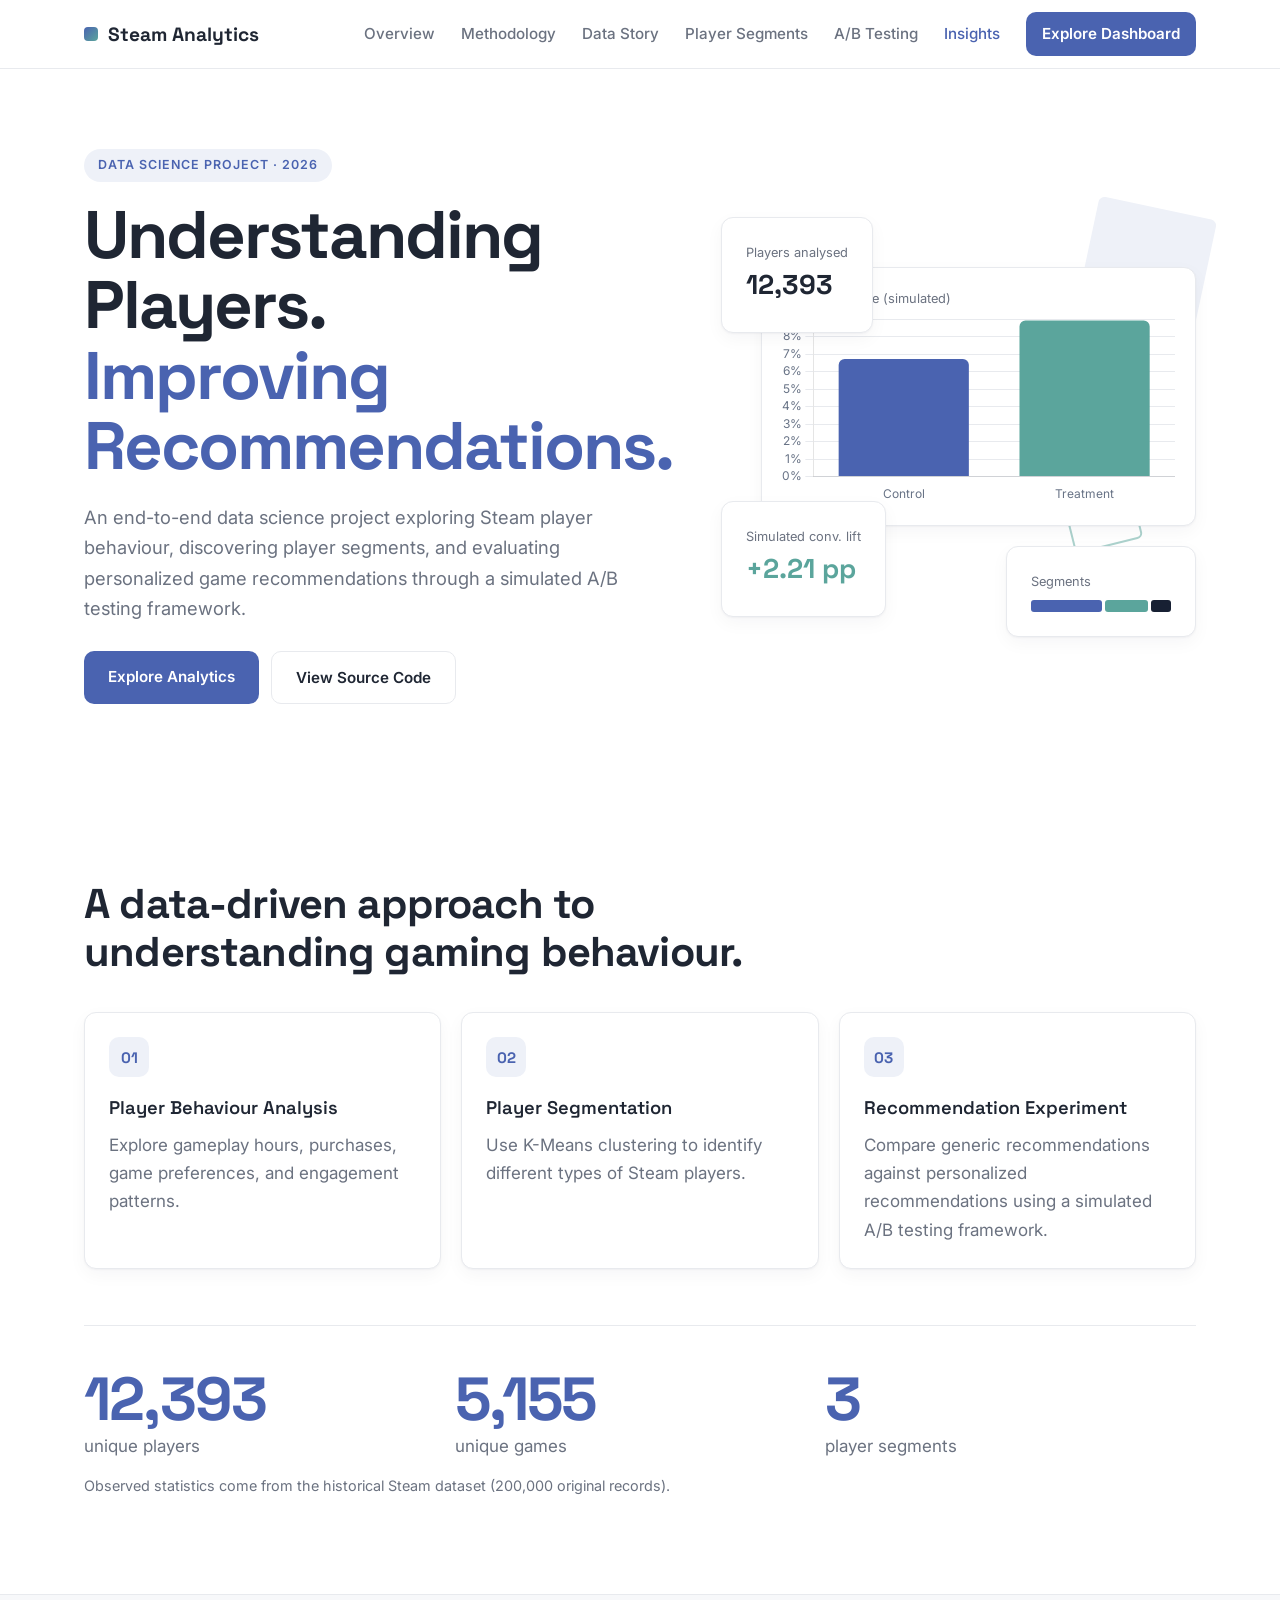
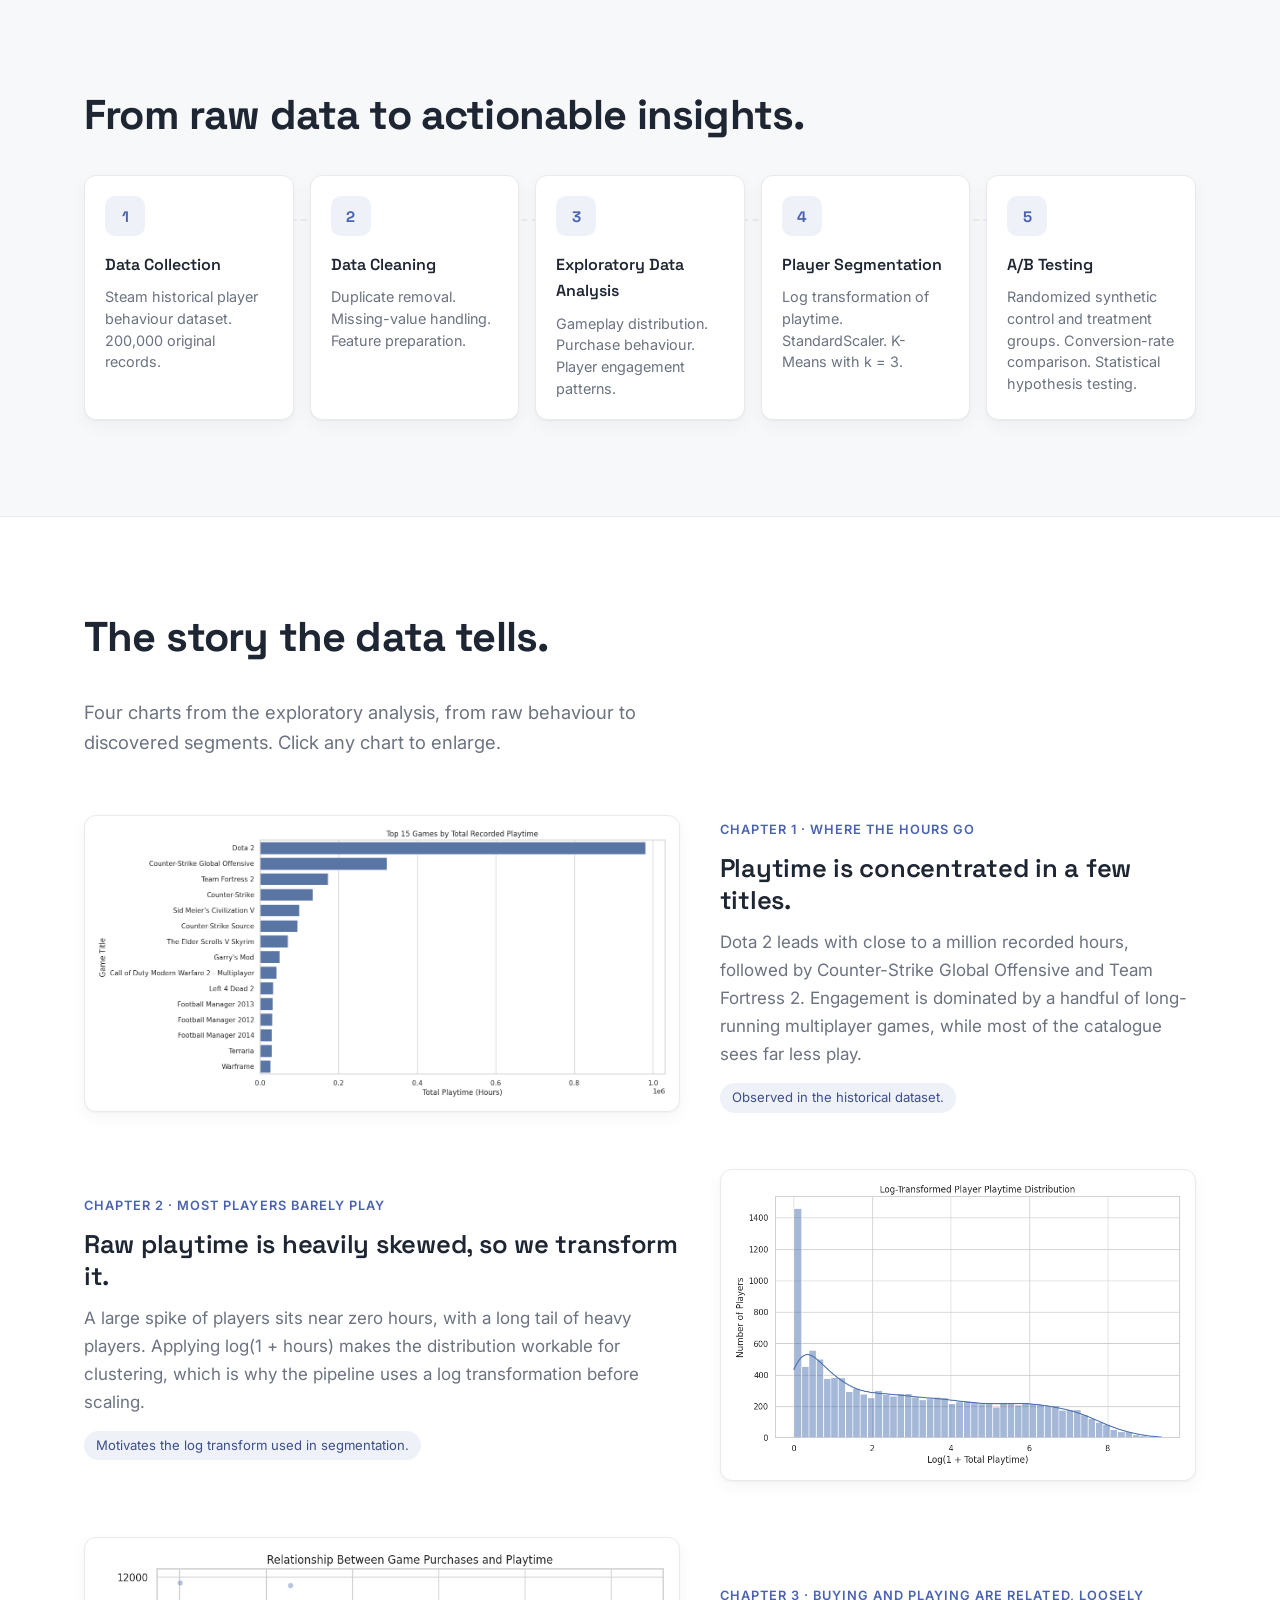
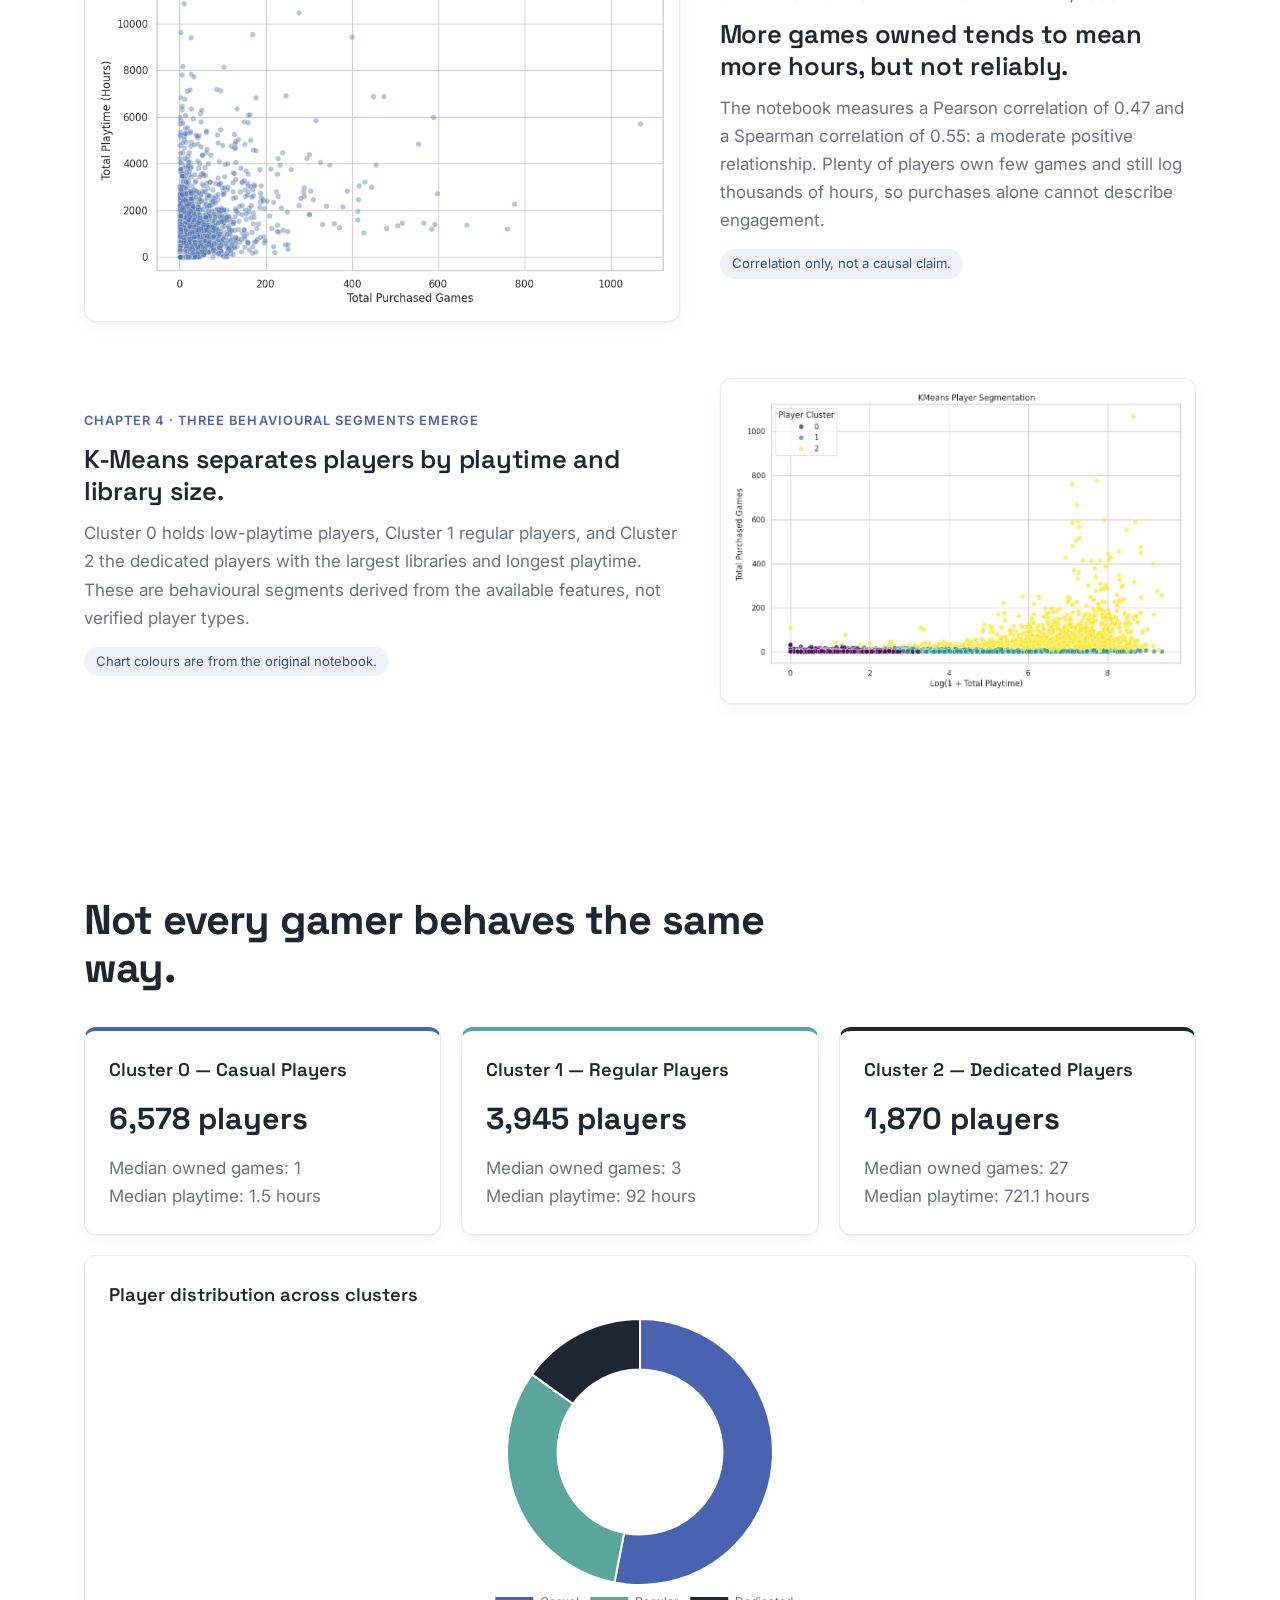
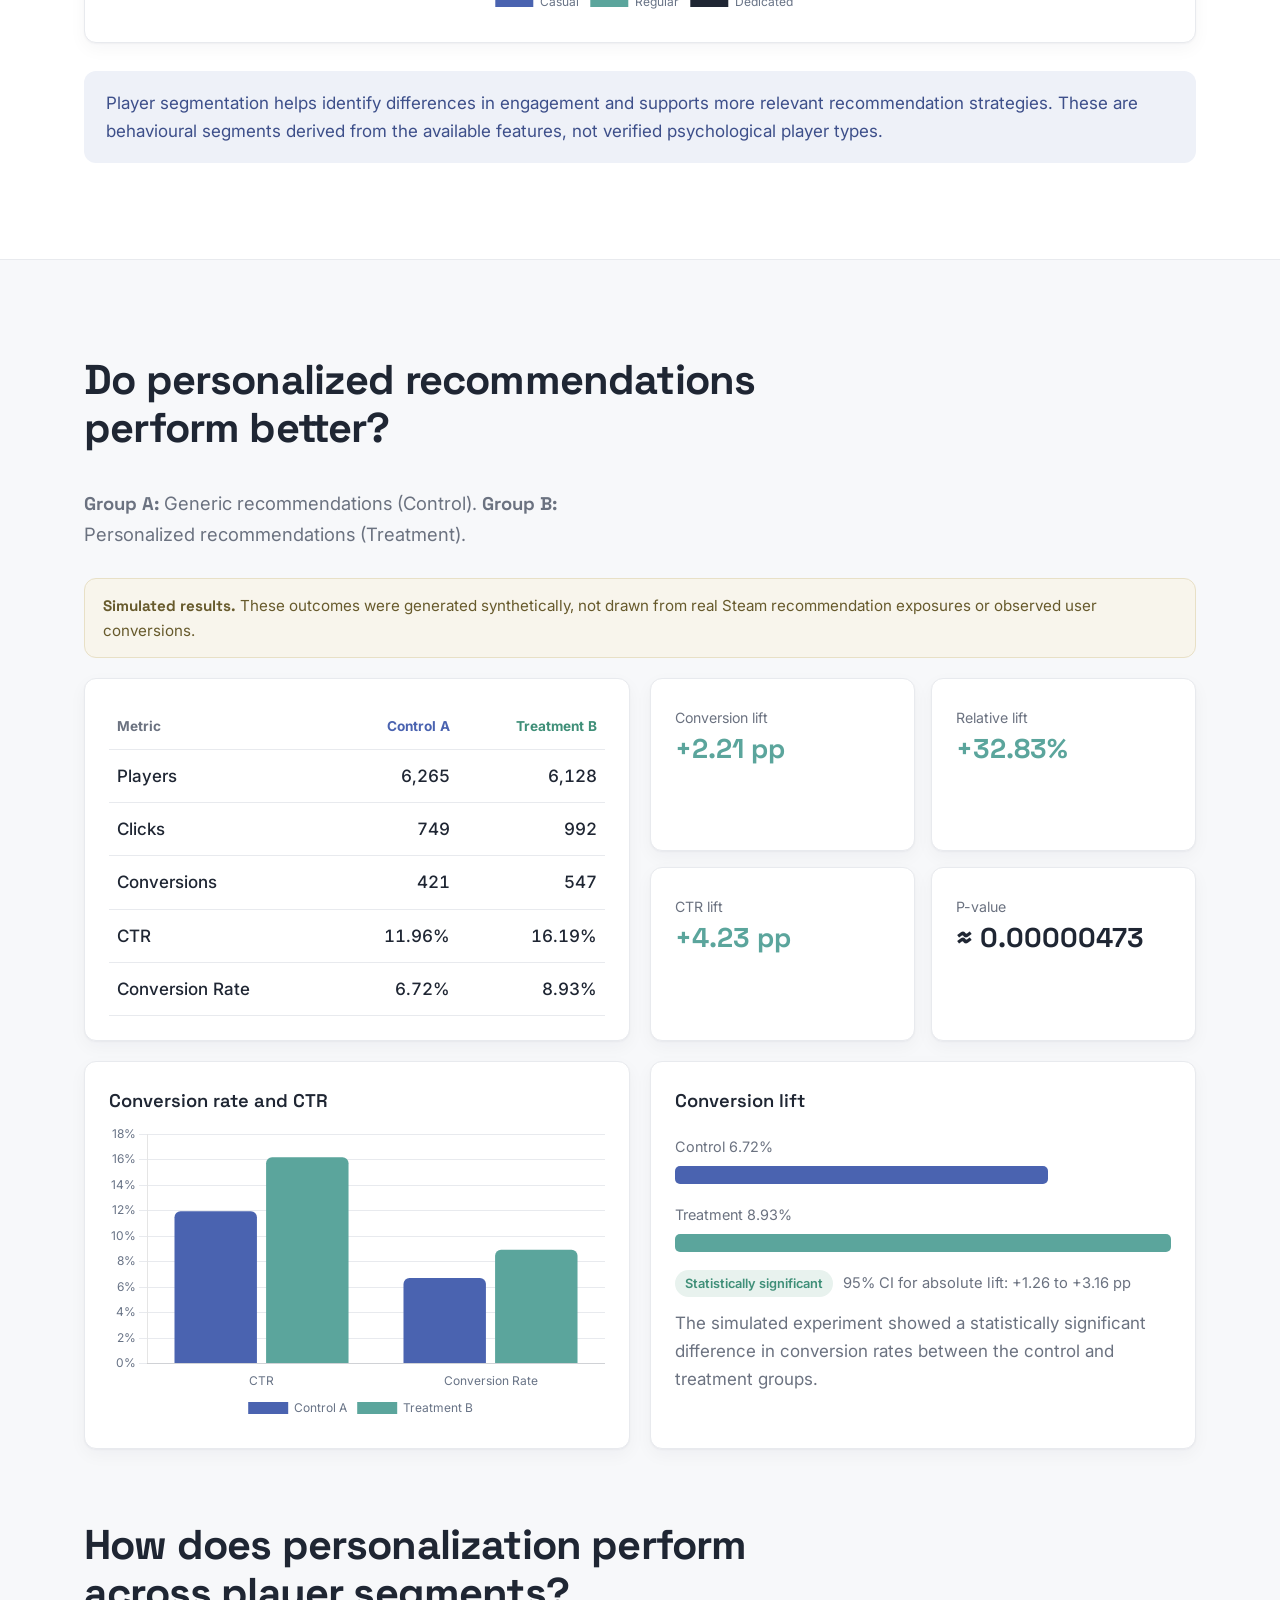
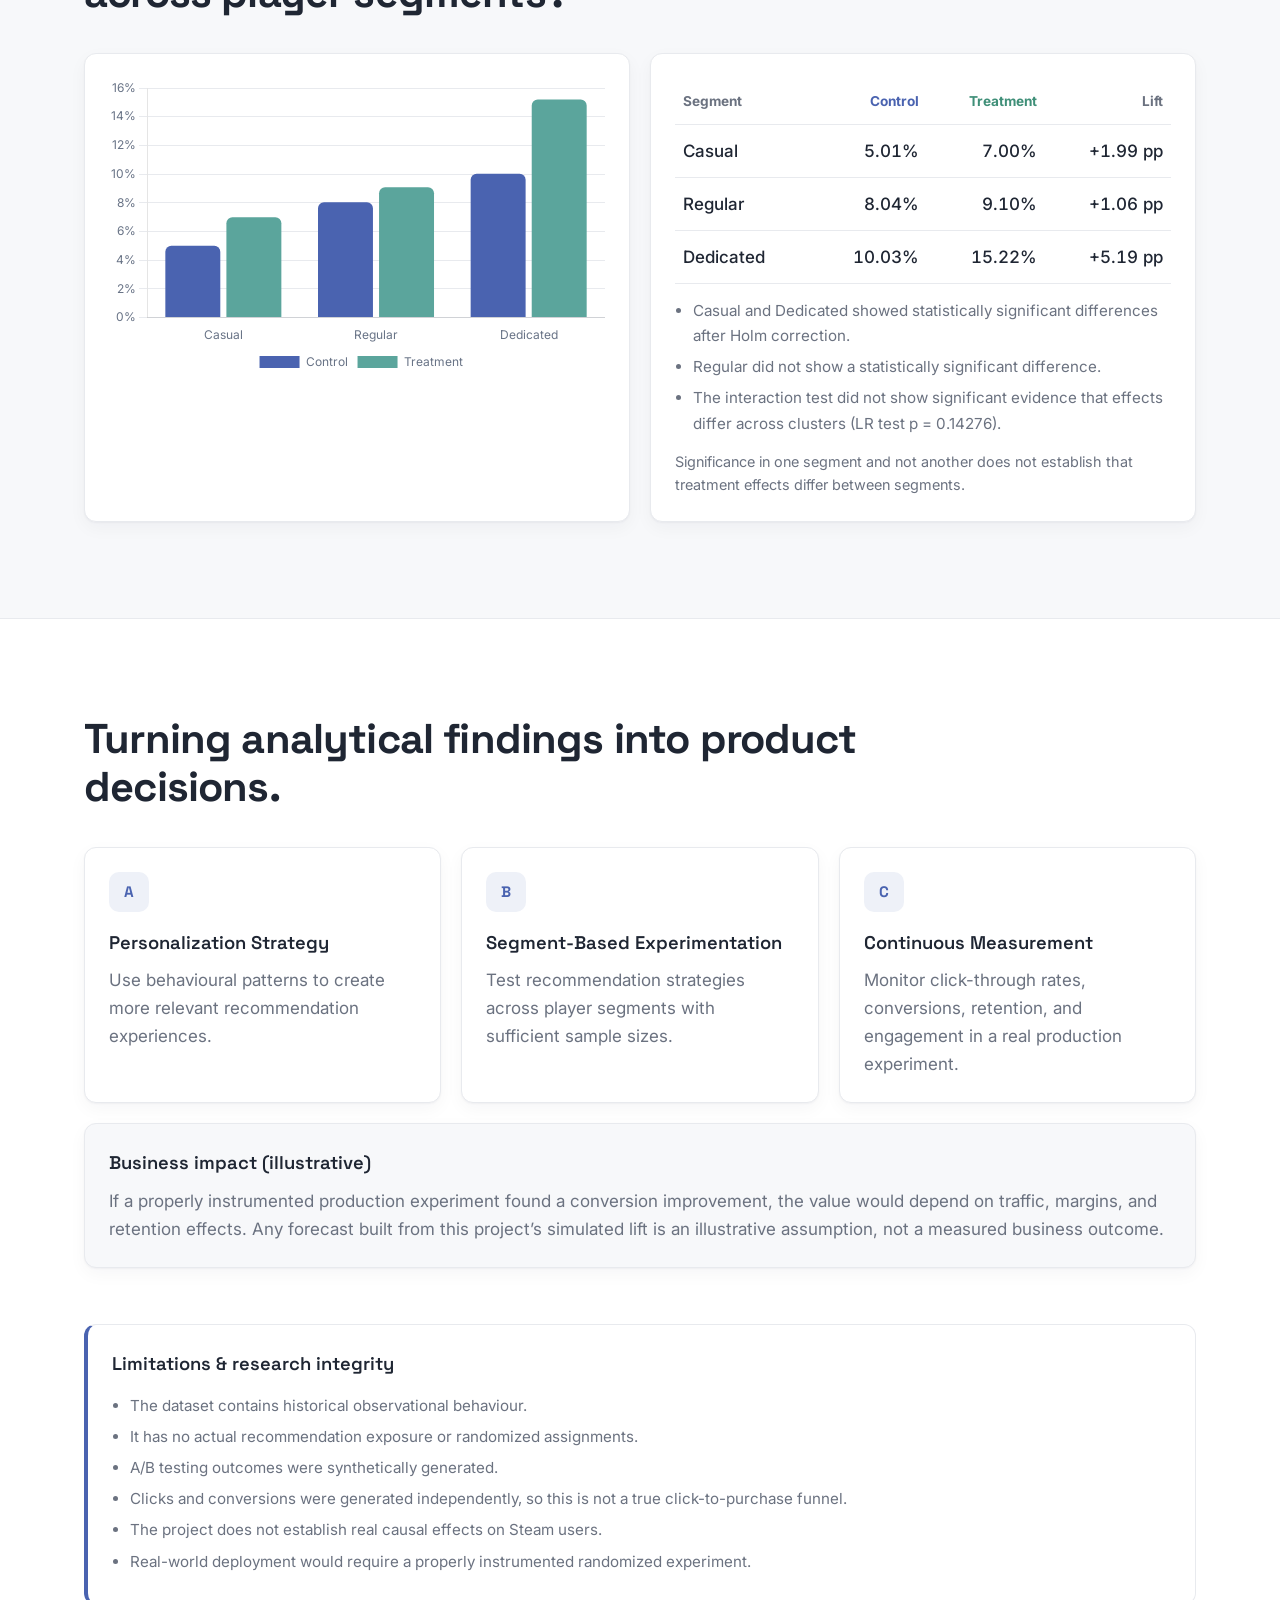
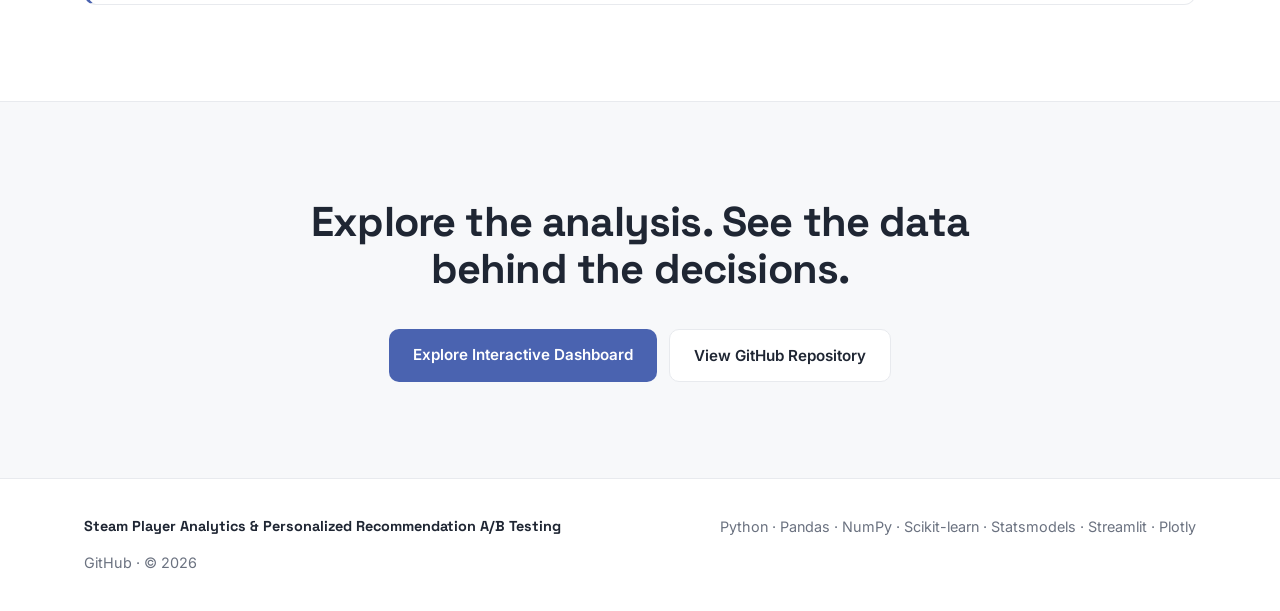
<file: index.html>
<!DOCTYPE html>
<html lang="en">
<head>
<meta charset="UTF-8">
<meta name="viewport" content="width=device-width, initial-scale=1">
<title>Steam Analytics — Player Analytics &amp; Recommendation A/B Testing</title>
<meta name="description" content="Data science case study: Steam player segmentation and a simulated A/B test of personalized recommendations.">
<link rel="preconnect" href="https://fonts.googleapis.com">
<link rel="preconnect" href="https://fonts.gstatic.com" crossorigin>
<link href="https://fonts.googleapis.com/css2?family=Inter:wght@400;500;600&family=Space+Grotesk:wght@500;600;700&display=swap" rel="stylesheet">
<link rel="stylesheet" href="style.css">
<script src="assets/chart.umd.js" defer></script>
<script src="script.js" defer></script>
</head>
<body>
<header class="nav">
  <div class="wrap nav-in">
    <a class="logo" href="#top"><span class="dot"></span>Steam Analytics</a>
    <button class="burger" aria-label="Toggle menu" aria-expanded="false" aria-controls="links">☰</button>
    <nav id="links" class="links" aria-label="Primary">
      <a href="#overview">Overview</a><a href="#methodology">Methodology</a><a href="#story">Data Story</a><a href="#segments">Player Segments</a><a href="#ab">A/B Testing</a><a href="#insights">Insights</a>
      <a class="btn primary sm" href="https://steam-player-analytics-eacgzqbws2mp49k7t6pob6.streamlit.app/" target="_blank" rel="noopener">Explore Dashboard</a>
    </nav>
  </div>
</header>

<main id="top">
<section class="hero wrap">
  <div class="hero-copy reveal">
    <span class="pill">DATA SCIENCE PROJECT · 2026</span>
    <h1>Understanding Players.<br><span class="blue">Improving Recommendations.</span></h1>
    <p class="lead">An end-to-end data science project exploring Steam player behaviour, discovering player segments, and evaluating personalized game recommendations through a simulated A/B testing framework.</p>
    <div class="row"><a class="btn primary" href="#overview">Explore Analytics</a><a class="btn ghost" href="https://github.com/Soumadip190/steam-player-analytics/tree/main" target="_blank" rel="noopener">View Source Code</a></div>
  </div>
  <div class="hero-vis reveal" aria-hidden="true">
    <div class="shape sh1"></div><div class="shape sh2"></div>
    <div class="card float c1"><small>Players analysed</small><b>12,393</b></div>
    <div class="card float c2"><small>Simulated conv. lift</small><b class="teal">+2.21 pp</b></div>
    <div class="card main-chart"><small>Conversion rate (simulated)</small><canvas id="heroChart" height="150"></canvas></div>
    <div class="card float c3"><small>Segments</small>
      <div class="seg-bar"><i style="flex:6578"></i><i style="flex:3945"></i><i style="flex:1870"></i></div></div>
  </div>
</section>

<section id="overview" class="sec wrap">
  <h2 class="reveal">A data-driven approach to understanding gaming behaviour.</h2>
  <div class="grid3">
    <article class="card reveal"><span class="ico">01</span><h3>Player Behaviour Analysis</h3><p>Explore gameplay hours, purchases, game preferences, and engagement patterns.</p></article>
    <article class="card reveal"><span class="ico">02</span><h3>Player Segmentation</h3><p>Use K-Means clustering to identify different types of Steam players.</p></article>
    <article class="card reveal"><span class="ico">03</span><h3>Recommendation Experiment</h3><p>Compare generic recommendations against personalized recommendations using a simulated A/B testing framework.</p></article>
  </div>
  <div class="stats reveal">
    <div><b data-count="12393">0</b><span>unique players</span></div>
    <div><b data-count="5155">0</b><span>unique games</span></div>
    <div><b data-count="3">0</b><span>player segments</span></div>
  </div>
  <p class="note">Observed statistics come from the historical Steam dataset (200,000 original records).</p>
</section>

<section id="methodology" class="sec alt"><div class="wrap">
  <h2 class="reveal">From raw data to actionable insights.</h2>
  <ol class="steps">
    <li class="card reveal"><span class="ico">1</span><h3>Data Collection</h3><p>Steam historical player behaviour dataset. 200,000 original records.</p></li>
    <li class="card reveal"><span class="ico">2</span><h3>Data Cleaning</h3><p>Duplicate removal. Missing-value handling. Feature preparation.</p></li>
    <li class="card reveal"><span class="ico">3</span><h3>Exploratory Data Analysis</h3><p>Gameplay distribution. Purchase behaviour. Player engagement patterns.</p></li>
    <li class="card reveal"><span class="ico">4</span><h3>Player Segmentation</h3><p>Log transformation of playtime. StandardScaler. K-Means with k = 3.</p></li>
    <li class="card reveal"><span class="ico">5</span><h3>A/B Testing</h3><p>Randomized synthetic control and treatment groups. Conversion-rate comparison. Statistical hypothesis testing.</p></li>
  </ol>
</div></section>

<section id="story" class="sec wrap">
  <h2 class="reveal">The story the data tells.</h2>
  <p class="lead reveal">Four charts from the exploratory analysis, from raw behaviour to discovered segments. Click any chart to enlarge.</p>
  <article class="chap reveal">
    <button class="card sfig" data-full="assets/top-games-playtime.png" aria-label="Enlarge chart: Top 15 games by total recorded playtime (horizontal bar chart)"><img loading="lazy" src="assets/top-games-playtime.png" alt="Top 15 games by total recorded playtime (horizontal bar chart)"></button>
    <div class="ctext"><span class="kicker">Chapter 1 · Where the hours go</span><h3>Playtime is concentrated in a few titles.</h3><p>Dota 2 leads with close to a million recorded hours, followed by Counter-Strike Global Offensive and Team Fortress 2. Engagement is dominated by a handful of long-running multiplayer games, while most of the catalogue sees far less play.</p><span class="tag">Observed in the historical dataset.</span></div>
  </article>
  <article class="chap flip reveal">
    <button class="card sfig" data-full="assets/log-playtime.png" aria-label="Enlarge chart: Histogram of log-transformed player playtime"><img loading="lazy" src="assets/log-playtime.png" alt="Histogram of log-transformed player playtime"></button>
    <div class="ctext"><span class="kicker">Chapter 2 · Most players barely play</span><h3>Raw playtime is heavily skewed, so we transform it.</h3><p>A large spike of players sits near zero hours, with a long tail of heavy players. Applying log(1 + hours) makes the distribution workable for clustering, which is why the pipeline uses a log transformation before scaling.</p><span class="tag">Motivates the log transform used in segmentation.</span></div>
  </article>
  <article class="chap reveal">
    <button class="card sfig" data-full="assets/purchases-vs-playtime.png" aria-label="Enlarge chart: Scatter plot of total purchased games against total playtime"><img loading="lazy" src="assets/purchases-vs-playtime.png" alt="Scatter plot of total purchased games against total playtime"></button>
    <div class="ctext"><span class="kicker">Chapter 3 · Buying and playing are related, loosely</span><h3>More games owned tends to mean more hours, but not reliably.</h3><p>The notebook measures a Pearson correlation of 0.47 and a Spearman correlation of 0.55: a moderate positive relationship. Plenty of players own few games and still log thousands of hours, so purchases alone cannot describe engagement.</p><span class="tag">Correlation only, not a causal claim.</span></div>
  </article>
  <article class="chap flip reveal">
    <button class="card sfig" data-full="assets/cluster-scatter.png" aria-label="Enlarge chart: Scatter plot of K-Means clusters by log playtime and purchased games"><img loading="lazy" src="assets/cluster-scatter.png" alt="Scatter plot of K-Means clusters by log playtime and purchased games"></button>
    <div class="ctext"><span class="kicker">Chapter 4 · Three behavioural segments emerge</span><h3>K-Means separates players by playtime and library size.</h3><p>Cluster 0 holds low-playtime players, Cluster 1 regular players, and Cluster 2 the dedicated players with the largest libraries and longest playtime. These are behavioural segments derived from the available features, not verified player types.</p><span class="tag">Chart colours are from the original notebook.</span></div>
  </article>
  <dialog id="lb"><button autofocus>Close</button><img alt=""></dialog>
</section>

<section id="segments" class="sec wrap">
  <h2 class="reveal">Not every gamer behaves the same way.</h2>
  <div class="grid3">
    <article class="card seg sg0 reveal"><h3>Cluster 0 — Casual Players</h3><b>6,578 players</b><ul><li>Median owned games: 1</li><li>Median playtime: 1.5 hours</li></ul></article>
    <article class="card seg sg1 reveal"><h3>Cluster 1 — Regular Players</h3><b>3,945 players</b><ul><li>Median owned games: 3</li><li>Median playtime: 92 hours</li></ul></article>
    <article class="card seg sg2 reveal"><h3>Cluster 2 — Dedicated Players</h3><b>1,870 players</b><ul><li>Median owned games: 27</li><li>Median playtime: 721.1 hours</li></ul></article>
  </div>
  <div class="card chart-card reveal"><h3>Player distribution across clusters</h3><div class="cv"><canvas id="clusterChart"></canvas></div></div>
  <p class="insight">Player segmentation helps identify differences in engagement and supports more relevant recommendation strategies. These are behavioural segments derived from the available features, not verified psychological player types.</p>
</section>


<section id="ab" class="sec alt"><div class="wrap">
  <h2 class="reveal">Do personalized recommendations perform better?</h2>
  <p class="lead reveal"><b>Group A:</b> Generic recommendations (Control). <b>Group B:</b> Personalized recommendations (Treatment).</p>
  <div class="limit reveal" role="note"><b>Simulated results.</b> These outcomes were generated synthetically, not drawn from real Steam recommendation exposures or observed user conversions.</div>
  <div class="two">
    <div class="card reveal"><table>
      <thead><tr><th>Metric</th><th class="a">Control A</th><th class="b">Treatment B</th></tr></thead>
      <tbody><tr><td>Players</td><td>6,265</td><td>6,128</td></tr><tr><td>Clicks</td><td>749</td><td>992</td></tr><tr><td>Conversions</td><td>421</td><td>547</td></tr><tr><td>CTR</td><td>11.96%</td><td>16.19%</td></tr><tr><td>Conversion Rate</td><td>6.72%</td><td>8.93%</td></tr></tbody></table></div>
    <div class="kpis reveal">
      <div class="card kpi"><small>Conversion lift</small><b class="teal">+2.21 pp</b></div>
      <div class="card kpi"><small>Relative lift</small><b class="teal">+32.83%</b></div>
      <div class="card kpi"><small>CTR lift</small><b class="teal">+4.23 pp</b></div>
      <div class="card kpi"><small>P-value</small><b>≈ 0.00000473</b></div>
    </div>
  </div>
  <div class="two">
    <div class="card chart-card reveal"><h3>Conversion rate and CTR</h3><div class="cv"><canvas id="abChart"></canvas></div></div>
    <div class="card reveal lift"><h3>Conversion lift</h3>
      <div class="lbar"><span>Control 6.72%</span><i class="fillA" style="--w:75.3%"></i></div>
      <div class="lbar"><span>Treatment 8.93%</span><i class="fillB" style="--w:100%"></i></div>
      <p class="sig"><span class="badge">Statistically significant</span> 95% CI for absolute lift: +1.26 to +3.16 pp</p>
      <p>The simulated experiment showed a statistically significant difference in conversion rates between the control and treatment groups.</p></div>
  </div>

  <h2 class="reveal sub">How does personalization perform across player segments?</h2>
  <div class="two">
    <div class="card chart-card reveal"><div class="cv"><canvas id="segChart"></canvas></div></div>
    <div class="card reveal"><table>
      <thead><tr><th>Segment</th><th class="a">Control</th><th class="b">Treatment</th><th>Lift</th></tr></thead>
      <tbody><tr><td>Casual</td><td>5.01%</td><td>7.00%</td><td>+1.99 pp</td></tr><tr><td>Regular</td><td>8.04%</td><td>9.10%</td><td>+1.06 pp</td></tr><tr><td>Dedicated</td><td>10.03%</td><td>15.22%</td><td>+5.19 pp</td></tr></tbody></table>
      <ul class="plain"><li>Casual and Dedicated showed statistically significant differences after Holm correction.</li><li>Regular did not show a statistically significant difference.</li><li>The interaction test did not show significant evidence that effects differ across clusters (LR test p = 0.14276).</li></ul>
      <p class="note">Significance in one segment and not another does not establish that treatment effects differ between segments.</p></div>
  </div>
</div></section>

<section id="insights" class="sec wrap">
  <h2 class="reveal">Turning analytical findings into product decisions.</h2>
  <div class="grid3">
    <article class="card reveal"><span class="ico">A</span><h3>Personalization Strategy</h3><p>Use behavioural patterns to create more relevant recommendation experiences.</p></article>
    <article class="card reveal"><span class="ico">B</span><h3>Segment-Based Experimentation</h3><p>Test recommendation strategies across player segments with sufficient sample sizes.</p></article>
    <article class="card reveal"><span class="ico">C</span><h3>Continuous Measurement</h3><p>Monitor click-through rates, conversions, retention, and engagement in a real production experiment.</p></article>
  </div>
  <div class="card impact reveal"><h3>Business impact (illustrative)</h3><p>If a properly instrumented production experiment found a conversion improvement, the value would depend on traffic, margins, and retention effects. Any forecast built from this project’s simulated lift is an illustrative assumption, not a measured business outcome.</p></div>

  <div class="info reveal"><h3>Limitations &amp; research integrity</h3>
    <ul class="plain"><li>The dataset contains historical observational behaviour.</li><li>It has no actual recommendation exposure or randomized assignments.</li><li>A/B testing outcomes were synthetically generated.</li><li>Clicks and conversions were generated independently, so this is not a true click-to-purchase funnel.</li><li>The project does not establish real causal effects on Steam users.</li><li>Real-world deployment would require a properly instrumented randomized experiment.</li></ul></div>
</section>

<section class="cta"><div class="wrap">
  <h2 class="reveal">Explore the analysis. See the data behind the decisions.</h2>
  <div class="row c"><a class="btn primary" href="https://steam-player-analytics-eacgzqbws2mp49k7t6pob6.streamlit.app/" target="_blank" rel="noopener">Explore Interactive Dashboard</a><a class="btn ghost" href="https://github.com/Soumadip190/steam-player-analytics/tree/main" target="_blank" rel="noopener">View GitHub Repository</a></div>
</div></section>
</main>

<footer class="foot"><div class="wrap">
  <b>Steam Player Analytics &amp; Personalized Recommendation A/B Testing</b>
  <span>Python · Pandas · NumPy · Scikit-learn · Statsmodels · Streamlit · Plotly</span>
  <span><a href="https://github.com/Soumadip190/steam-player-analytics/tree/main" target="_blank" rel="noopener">GitHub</a> · © 2026</span>
</div></footer>
</body>
</html>
</file>
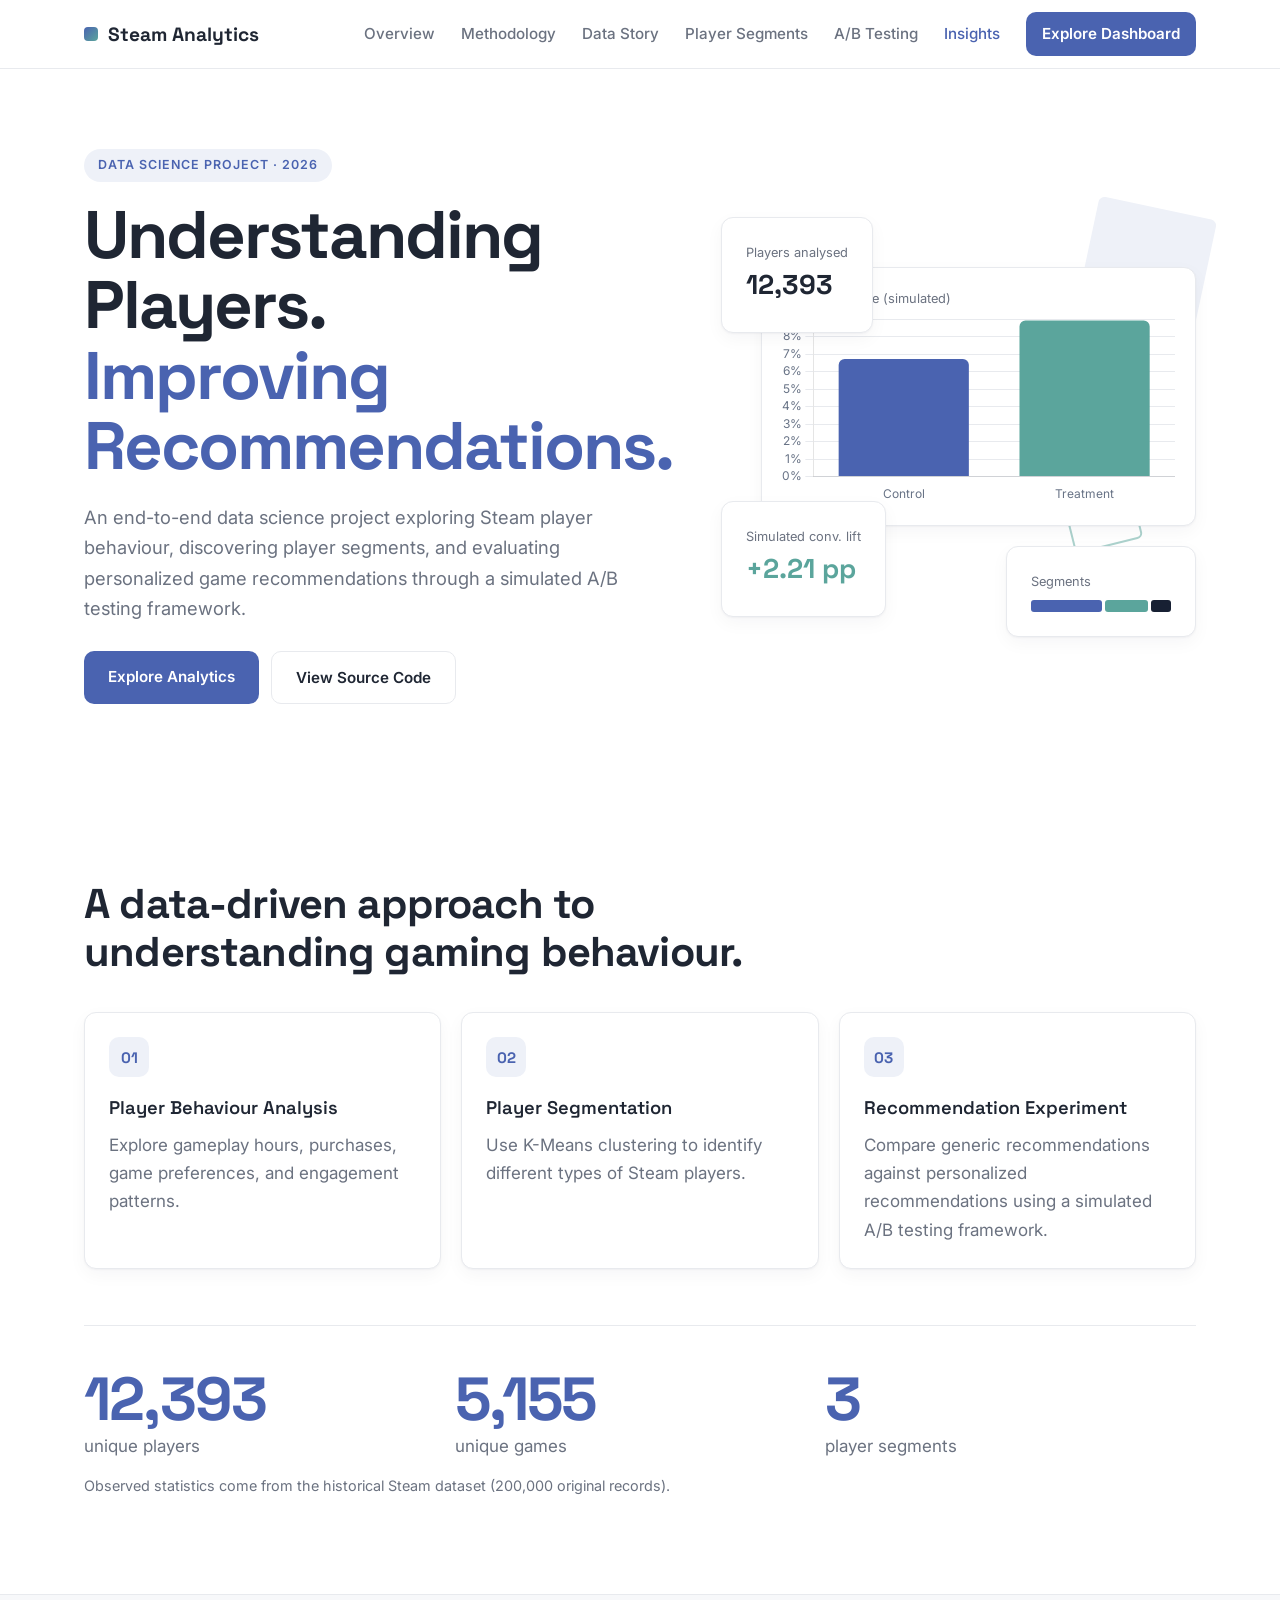
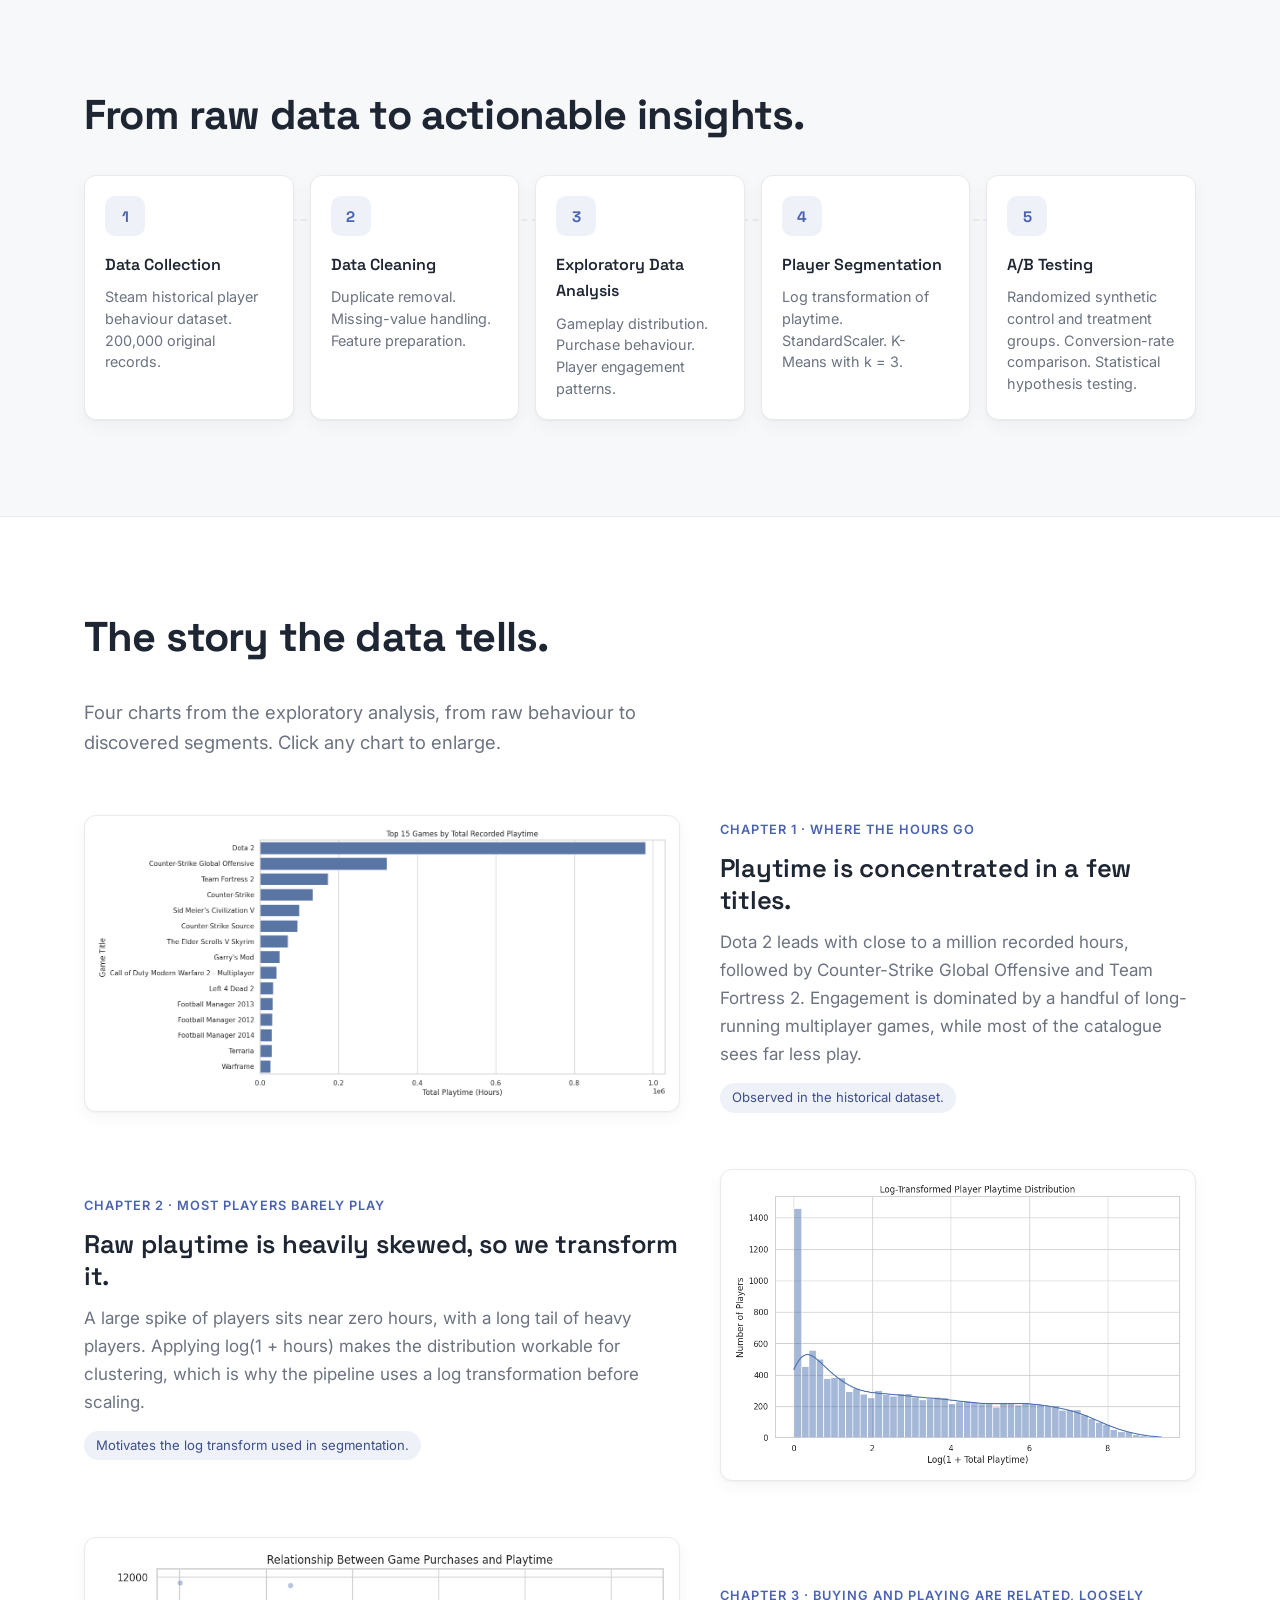
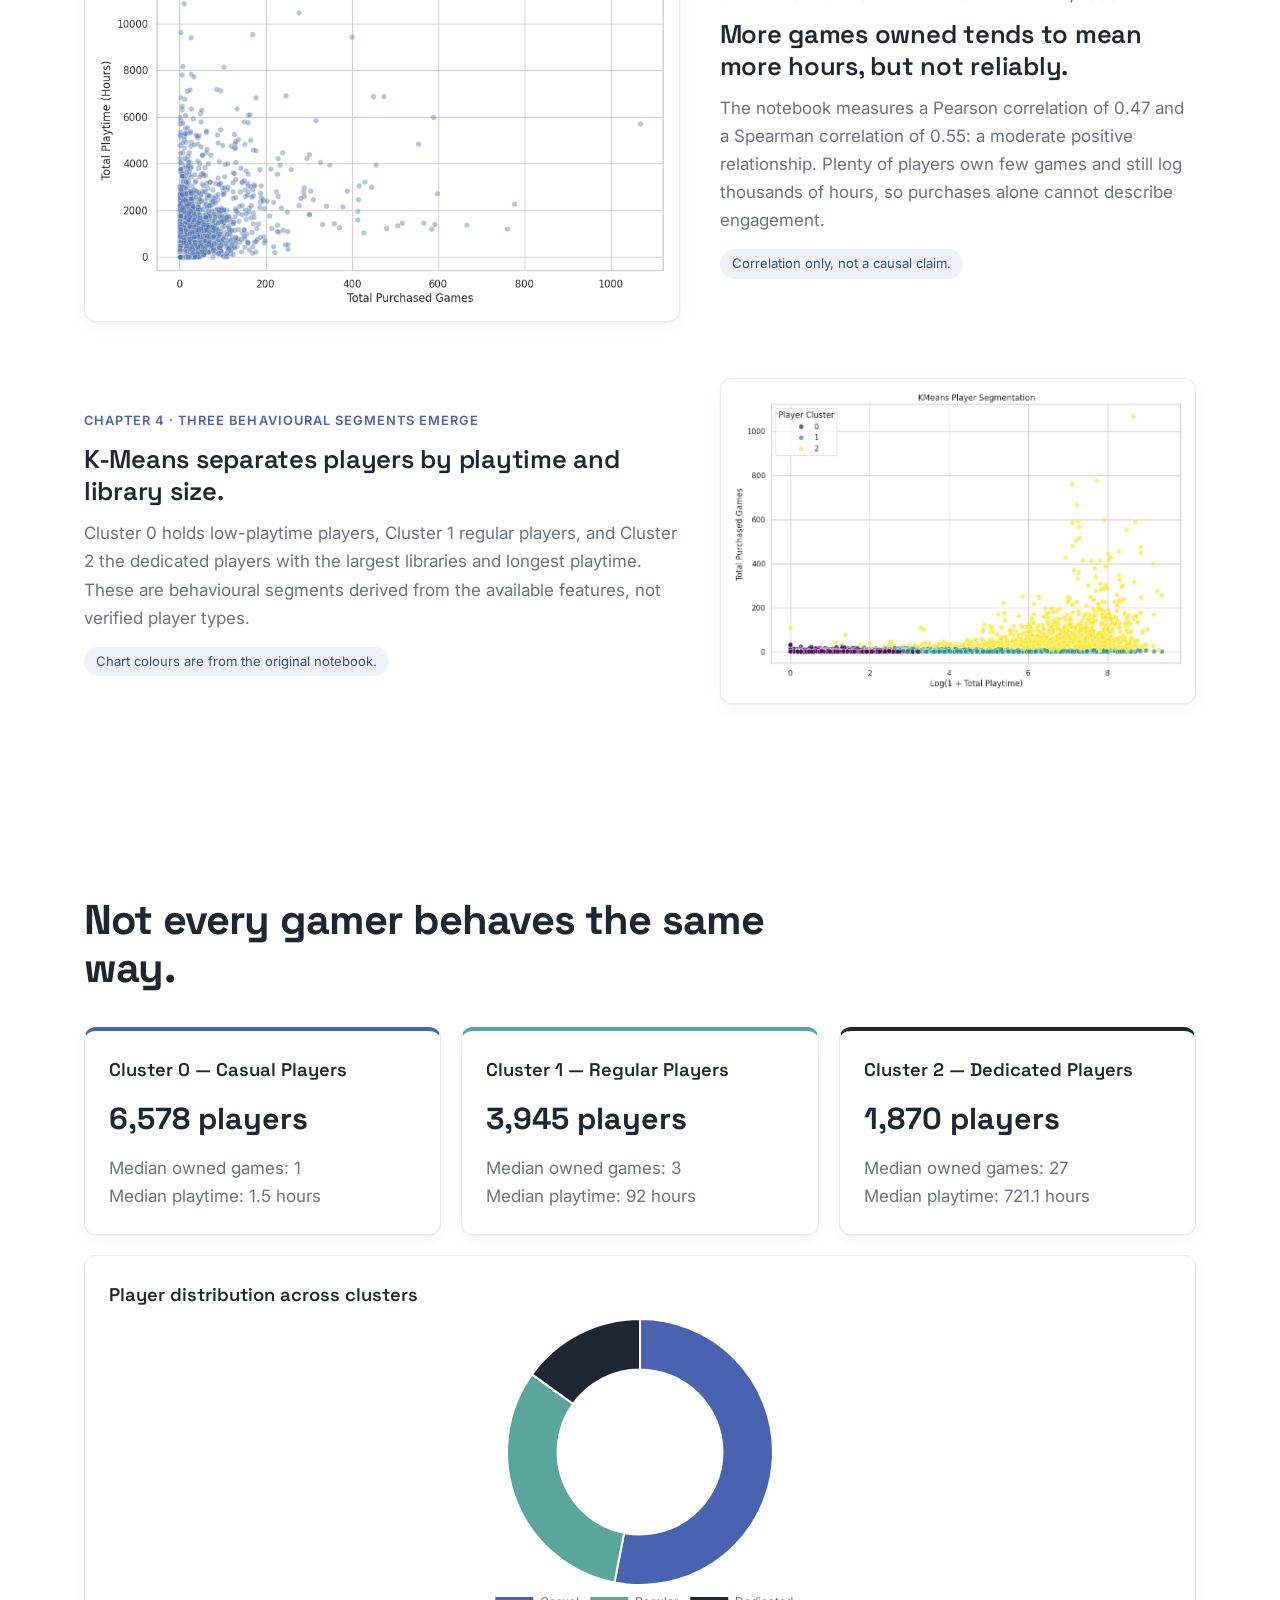
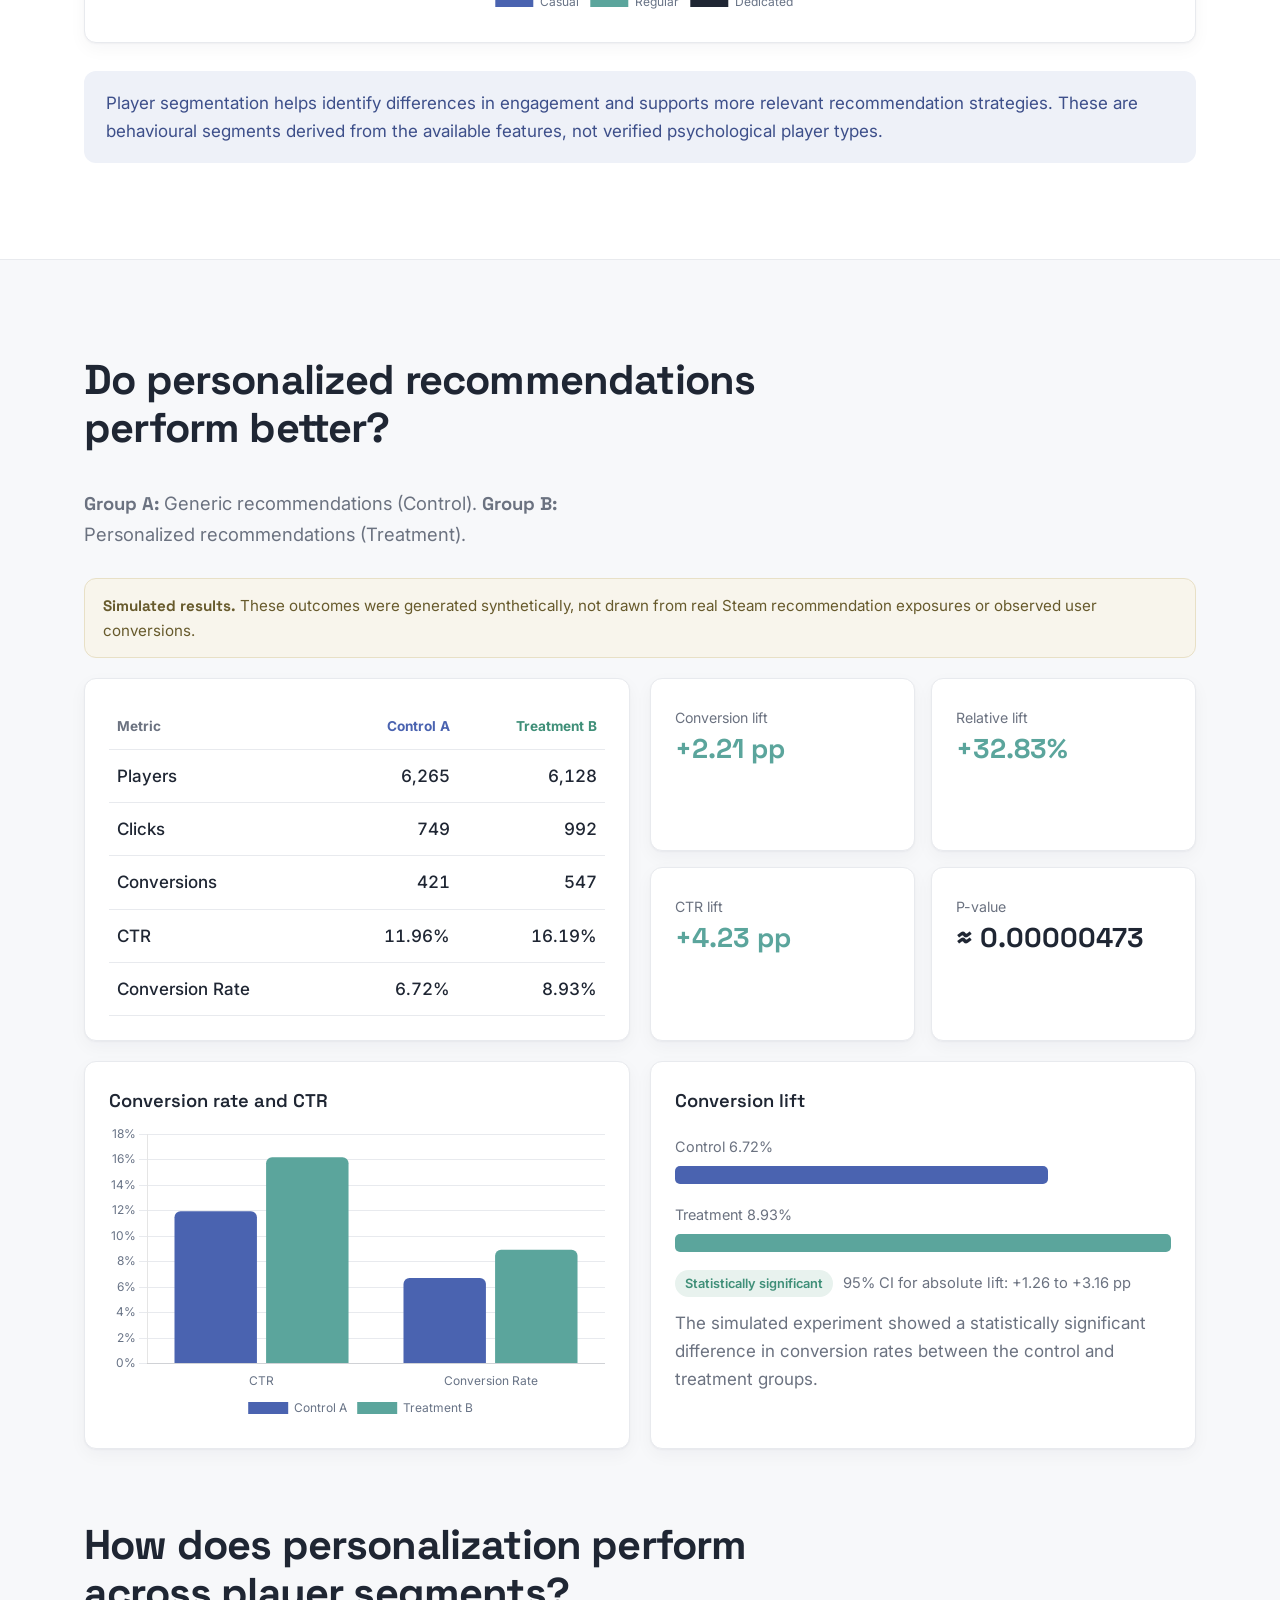
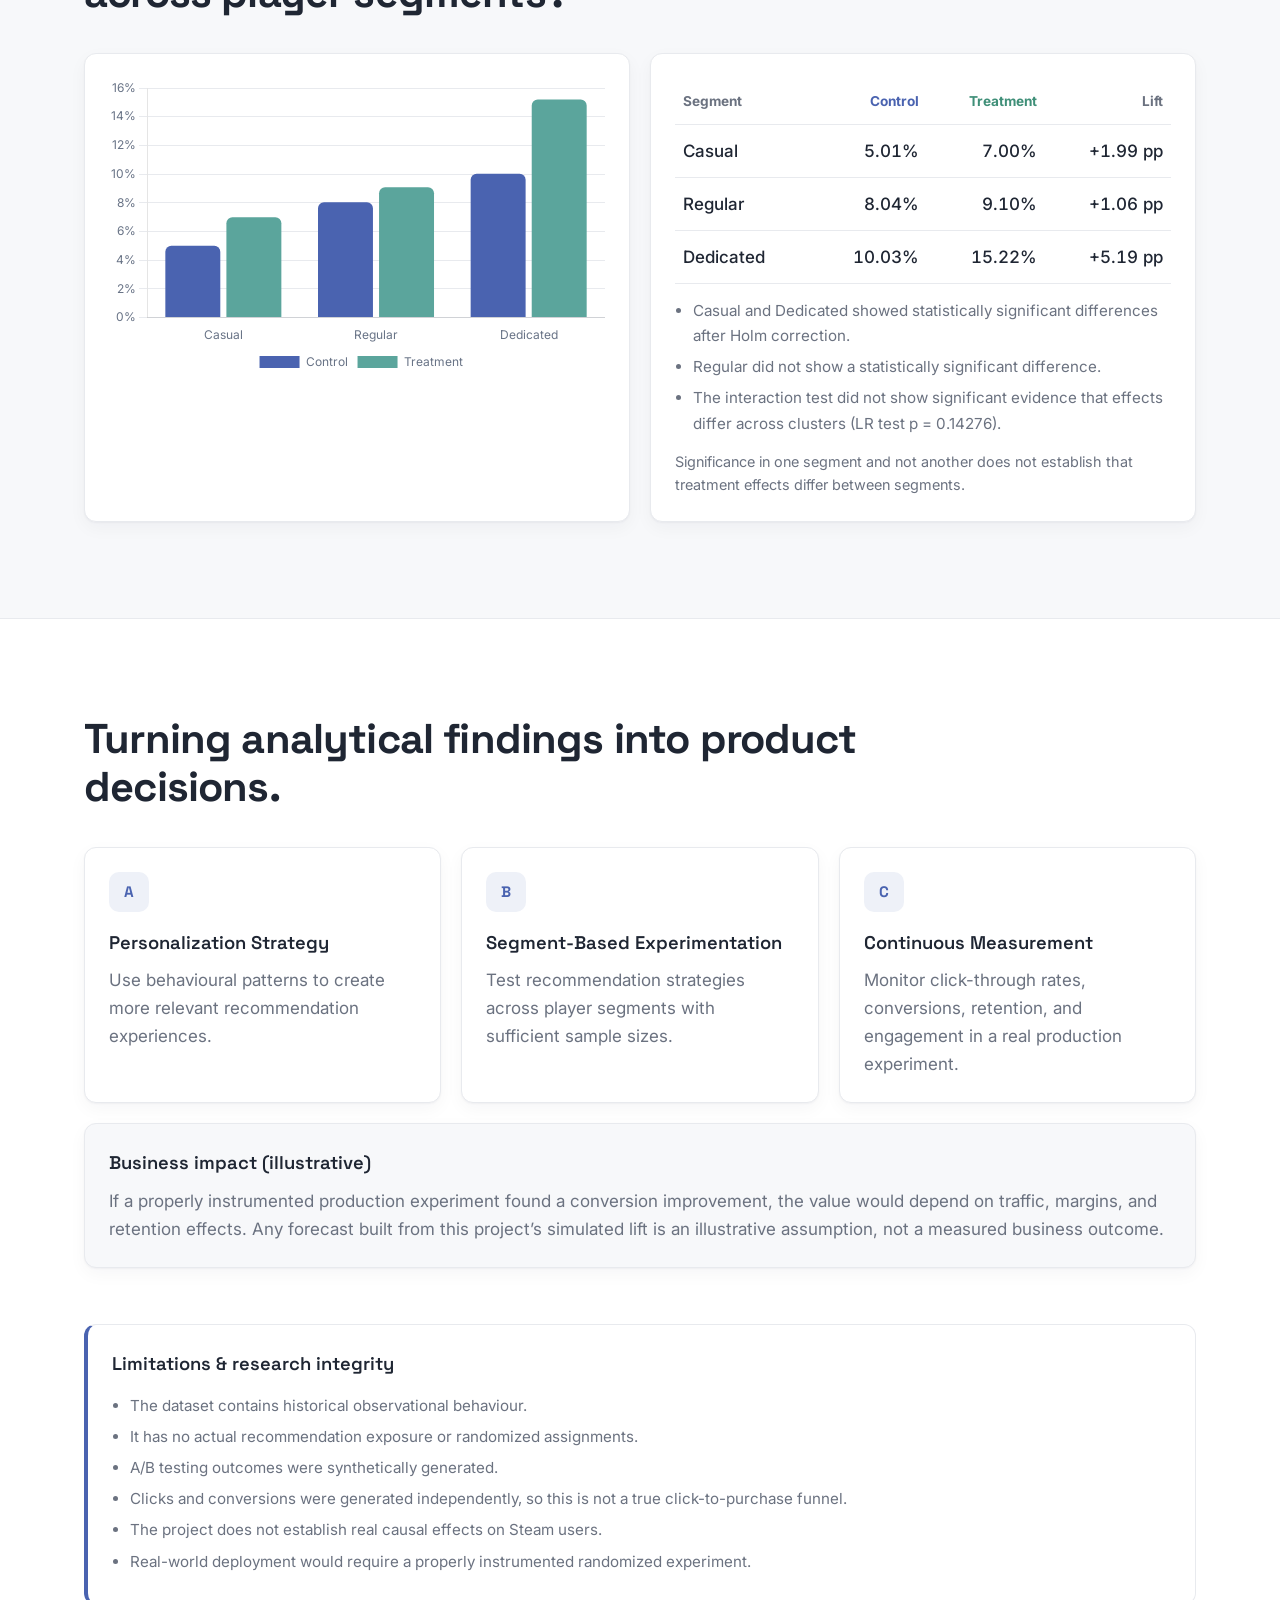
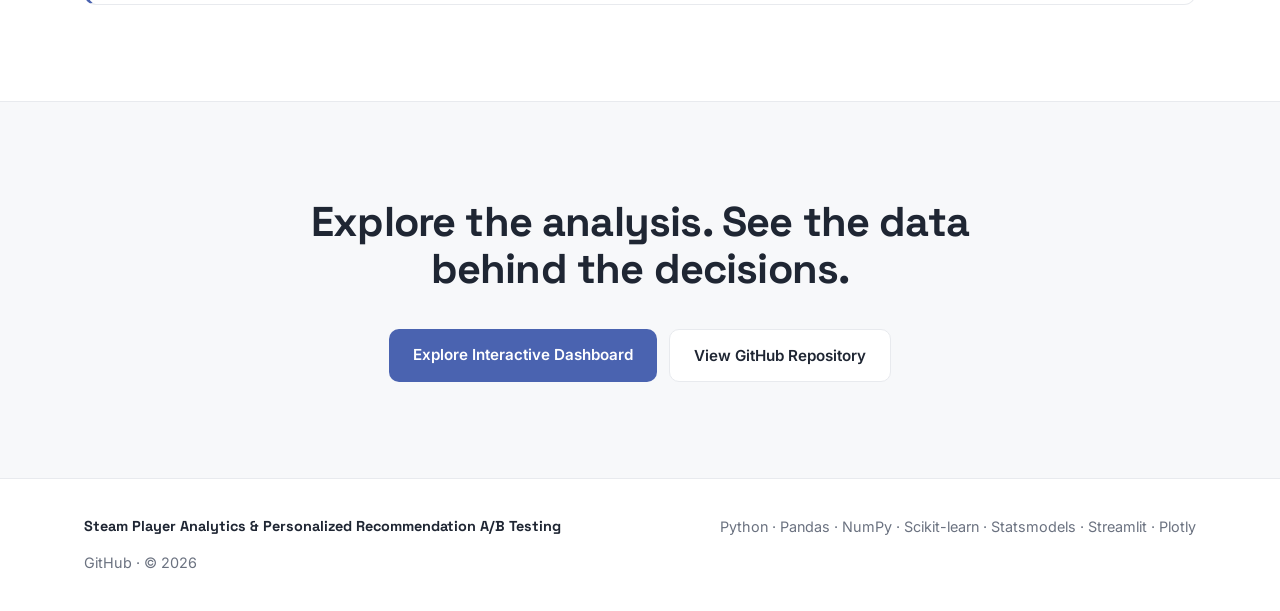
<file: website/index.html>
<!DOCTYPE html>
<html lang="en">
<head>
<meta charset="UTF-8">
<meta name="viewport" content="width=device-width, initial-scale=1">
<title>Steam Analytics — Player Analytics &amp; Recommendation A/B Testing</title>
<meta name="description" content="Data science case study: Steam player segmentation and a simulated A/B test of personalized recommendations.">
<link rel="preconnect" href="https://fonts.googleapis.com">
<link rel="preconnect" href="https://fonts.gstatic.com" crossorigin>
<link href="https://fonts.googleapis.com/css2?family=Inter:wght@400;500;600&family=Space+Grotesk:wght@500;600;700&display=swap" rel="stylesheet">
<link rel="stylesheet" href="style.css">
<script src="assets/chart.umd.js" defer></script>
<script src="script.js" defer></script>
</head>
<body>
<header class="nav">
  <div class="wrap nav-in">
    <a class="logo" href="#top"><span class="dot"></span>Steam Analytics</a>
    <button class="burger" aria-label="Toggle menu" aria-expanded="false" aria-controls="links">☰</button>
    <nav id="links" class="links" aria-label="Primary">
      <a href="#overview">Overview</a><a href="#methodology">Methodology</a><a href="#story">Data Story</a><a href="#segments">Player Segments</a><a href="#ab">A/B Testing</a><a href="#insights">Insights</a>
      <a class="btn primary sm" href="http://localhost:8501" target="_blank" rel="noopener">Explore Dashboard</a>
    </nav>
  </div>
</header>

<main id="top">
<section class="hero wrap">
  <div class="hero-copy reveal">
    <span class="pill">DATA SCIENCE PROJECT · 2026</span>
    <h1>Understanding Players.<br><span class="blue">Improving Recommendations.</span></h1>
    <p class="lead">An end-to-end data science project exploring Steam player behaviour, discovering player segments, and evaluating personalized game recommendations through a simulated A/B testing framework.</p>
    <div class="row"><a class="btn primary" href="#overview">Explore Analytics</a><a class="btn ghost" href="https://github.com/" target="_blank" rel="noopener">View Source Code</a></div>
  </div>
  <div class="hero-vis reveal" aria-hidden="true">
    <div class="shape sh1"></div><div class="shape sh2"></div>
    <div class="card float c1"><small>Players analysed</small><b>12,393</b></div>
    <div class="card float c2"><small>Simulated conv. lift</small><b class="teal">+2.21 pp</b></div>
    <div class="card main-chart"><small>Conversion rate (simulated)</small><canvas id="heroChart" height="150"></canvas></div>
    <div class="card float c3"><small>Segments</small>
      <div class="seg-bar"><i style="flex:6578"></i><i style="flex:3945"></i><i style="flex:1870"></i></div></div>
  </div>
</section>

<section id="overview" class="sec wrap">
  <h2 class="reveal">A data-driven approach to understanding gaming behaviour.</h2>
  <div class="grid3">
    <article class="card reveal"><span class="ico">01</span><h3>Player Behaviour Analysis</h3><p>Explore gameplay hours, purchases, game preferences, and engagement patterns.</p></article>
    <article class="card reveal"><span class="ico">02</span><h3>Player Segmentation</h3><p>Use K-Means clustering to identify different types of Steam players.</p></article>
    <article class="card reveal"><span class="ico">03</span><h3>Recommendation Experiment</h3><p>Compare generic recommendations against personalized recommendations using a simulated A/B testing framework.</p></article>
  </div>
  <div class="stats reveal">
    <div><b data-count="12393">0</b><span>unique players</span></div>
    <div><b data-count="5155">0</b><span>unique games</span></div>
    <div><b data-count="3">0</b><span>player segments</span></div>
  </div>
  <p class="note">Observed statistics come from the historical Steam dataset (200,000 original records).</p>
</section>

<section id="methodology" class="sec alt"><div class="wrap">
  <h2 class="reveal">From raw data to actionable insights.</h2>
  <ol class="steps">
    <li class="card reveal"><span class="ico">1</span><h3>Data Collection</h3><p>Steam historical player behaviour dataset. 200,000 original records.</p></li>
    <li class="card reveal"><span class="ico">2</span><h3>Data Cleaning</h3><p>Duplicate removal. Missing-value handling. Feature preparation.</p></li>
    <li class="card reveal"><span class="ico">3</span><h3>Exploratory Data Analysis</h3><p>Gameplay distribution. Purchase behaviour. Player engagement patterns.</p></li>
    <li class="card reveal"><span class="ico">4</span><h3>Player Segmentation</h3><p>Log transformation of playtime. StandardScaler. K-Means with k = 3.</p></li>
    <li class="card reveal"><span class="ico">5</span><h3>A/B Testing</h3><p>Randomized synthetic control and treatment groups. Conversion-rate comparison. Statistical hypothesis testing.</p></li>
  </ol>
</div></section>

<section id="story" class="sec wrap">
  <h2 class="reveal">The story the data tells.</h2>
  <p class="lead reveal">Four charts from the exploratory analysis, from raw behaviour to discovered segments. Click any chart to enlarge.</p>
  <article class="chap reveal">
    <button class="card sfig" data-full="assets/top-games-playtime.png" aria-label="Enlarge chart: Top 15 games by total recorded playtime (horizontal bar chart)"><img loading="lazy" src="assets/top-games-playtime.png" alt="Top 15 games by total recorded playtime (horizontal bar chart)"></button>
    <div class="ctext"><span class="kicker">Chapter 1 · Where the hours go</span><h3>Playtime is concentrated in a few titles.</h3><p>Dota 2 leads with close to a million recorded hours, followed by Counter-Strike Global Offensive and Team Fortress 2. Engagement is dominated by a handful of long-running multiplayer games, while most of the catalogue sees far less play.</p><span class="tag">Observed in the historical dataset.</span></div>
  </article>
  <article class="chap flip reveal">
    <button class="card sfig" data-full="assets/log-playtime.png" aria-label="Enlarge chart: Histogram of log-transformed player playtime"><img loading="lazy" src="assets/log-playtime.png" alt="Histogram of log-transformed player playtime"></button>
    <div class="ctext"><span class="kicker">Chapter 2 · Most players barely play</span><h3>Raw playtime is heavily skewed, so we transform it.</h3><p>A large spike of players sits near zero hours, with a long tail of heavy players. Applying log(1 + hours) makes the distribution workable for clustering, which is why the pipeline uses a log transformation before scaling.</p><span class="tag">Motivates the log transform used in segmentation.</span></div>
  </article>
  <article class="chap reveal">
    <button class="card sfig" data-full="assets/purchases-vs-playtime.png" aria-label="Enlarge chart: Scatter plot of total purchased games against total playtime"><img loading="lazy" src="assets/purchases-vs-playtime.png" alt="Scatter plot of total purchased games against total playtime"></button>
    <div class="ctext"><span class="kicker">Chapter 3 · Buying and playing are related, loosely</span><h3>More games owned tends to mean more hours, but not reliably.</h3><p>The notebook measures a Pearson correlation of 0.47 and a Spearman correlation of 0.55: a moderate positive relationship. Plenty of players own few games and still log thousands of hours, so purchases alone cannot describe engagement.</p><span class="tag">Correlation only, not a causal claim.</span></div>
  </article>
  <article class="chap flip reveal">
    <button class="card sfig" data-full="assets/cluster-scatter.png" aria-label="Enlarge chart: Scatter plot of K-Means clusters by log playtime and purchased games"><img loading="lazy" src="assets/cluster-scatter.png" alt="Scatter plot of K-Means clusters by log playtime and purchased games"></button>
    <div class="ctext"><span class="kicker">Chapter 4 · Three behavioural segments emerge</span><h3>K-Means separates players by playtime and library size.</h3><p>Cluster 0 holds low-playtime players, Cluster 1 regular players, and Cluster 2 the dedicated players with the largest libraries and longest playtime. These are behavioural segments derived from the available features, not verified player types.</p><span class="tag">Chart colours are from the original notebook.</span></div>
  </article>
  <dialog id="lb"><button autofocus>Close</button><img alt=""></dialog>
</section>

<section id="segments" class="sec wrap">
  <h2 class="reveal">Not every gamer behaves the same way.</h2>
  <div class="grid3">
    <article class="card seg sg0 reveal"><h3>Cluster 0 — Casual Players</h3><b>6,578 players</b><ul><li>Median owned games: 1</li><li>Median playtime: 1.5 hours</li></ul></article>
    <article class="card seg sg1 reveal"><h3>Cluster 1 — Regular Players</h3><b>3,945 players</b><ul><li>Median owned games: 3</li><li>Median playtime: 92 hours</li></ul></article>
    <article class="card seg sg2 reveal"><h3>Cluster 2 — Dedicated Players</h3><b>1,870 players</b><ul><li>Median owned games: 27</li><li>Median playtime: 721.1 hours</li></ul></article>
  </div>
  <div class="card chart-card reveal"><h3>Player distribution across clusters</h3><div class="cv"><canvas id="clusterChart"></canvas></div></div>
  <p class="insight">Player segmentation helps identify differences in engagement and supports more relevant recommendation strategies. These are behavioural segments derived from the available features, not verified psychological player types.</p>
</section>


<section id="ab" class="sec alt"><div class="wrap">
  <h2 class="reveal">Do personalized recommendations perform better?</h2>
  <p class="lead reveal"><b>Group A:</b> Generic recommendations (Control). <b>Group B:</b> Personalized recommendations (Treatment).</p>
  <div class="limit reveal" role="note"><b>Simulated results.</b> These outcomes were generated synthetically, not drawn from real Steam recommendation exposures or observed user conversions.</div>
  <div class="two">
    <div class="card reveal"><table>
      <thead><tr><th>Metric</th><th class="a">Control A</th><th class="b">Treatment B</th></tr></thead>
      <tbody><tr><td>Players</td><td>6,265</td><td>6,128</td></tr><tr><td>Clicks</td><td>749</td><td>992</td></tr><tr><td>Conversions</td><td>421</td><td>547</td></tr><tr><td>CTR</td><td>11.96%</td><td>16.19%</td></tr><tr><td>Conversion Rate</td><td>6.72%</td><td>8.93%</td></tr></tbody></table></div>
    <div class="kpis reveal">
      <div class="card kpi"><small>Conversion lift</small><b class="teal">+2.21 pp</b></div>
      <div class="card kpi"><small>Relative lift</small><b class="teal">+32.83%</b></div>
      <div class="card kpi"><small>CTR lift</small><b class="teal">+4.23 pp</b></div>
      <div class="card kpi"><small>P-value</small><b>≈ 0.00000473</b></div>
    </div>
  </div>
  <div class="two">
    <div class="card chart-card reveal"><h3>Conversion rate and CTR</h3><div class="cv"><canvas id="abChart"></canvas></div></div>
    <div class="card reveal lift"><h3>Conversion lift</h3>
      <div class="lbar"><span>Control 6.72%</span><i class="fillA" style="--w:75.3%"></i></div>
      <div class="lbar"><span>Treatment 8.93%</span><i class="fillB" style="--w:100%"></i></div>
      <p class="sig"><span class="badge">Statistically significant</span> 95% CI for absolute lift: +1.26 to +3.16 pp</p>
      <p>The simulated experiment showed a statistically significant difference in conversion rates between the control and treatment groups.</p></div>
  </div>

  <h2 class="reveal sub">How does personalization perform across player segments?</h2>
  <div class="two">
    <div class="card chart-card reveal"><div class="cv"><canvas id="segChart"></canvas></div></div>
    <div class="card reveal"><table>
      <thead><tr><th>Segment</th><th class="a">Control</th><th class="b">Treatment</th><th>Lift</th></tr></thead>
      <tbody><tr><td>Casual</td><td>5.01%</td><td>7.00%</td><td>+1.99 pp</td></tr><tr><td>Regular</td><td>8.04%</td><td>9.10%</td><td>+1.06 pp</td></tr><tr><td>Dedicated</td><td>10.03%</td><td>15.22%</td><td>+5.19 pp</td></tr></tbody></table>
      <ul class="plain"><li>Casual and Dedicated showed statistically significant differences after Holm correction.</li><li>Regular did not show a statistically significant difference.</li><li>The interaction test did not show significant evidence that effects differ across clusters (LR test p = 0.14276).</li></ul>
      <p class="note">Significance in one segment and not another does not establish that treatment effects differ between segments.</p></div>
  </div>
</div></section>

<section id="insights" class="sec wrap">
  <h2 class="reveal">Turning analytical findings into product decisions.</h2>
  <div class="grid3">
    <article class="card reveal"><span class="ico">A</span><h3>Personalization Strategy</h3><p>Use behavioural patterns to create more relevant recommendation experiences.</p></article>
    <article class="card reveal"><span class="ico">B</span><h3>Segment-Based Experimentation</h3><p>Test recommendation strategies across player segments with sufficient sample sizes.</p></article>
    <article class="card reveal"><span class="ico">C</span><h3>Continuous Measurement</h3><p>Monitor click-through rates, conversions, retention, and engagement in a real production experiment.</p></article>
  </div>
  <div class="card impact reveal"><h3>Business impact (illustrative)</h3><p>If a properly instrumented production experiment found a conversion improvement, the value would depend on traffic, margins, and retention effects. Any forecast built from this project’s simulated lift is an illustrative assumption, not a measured business outcome.</p></div>

  <div class="info reveal"><h3>Limitations &amp; research integrity</h3>
    <ul class="plain"><li>The dataset contains historical observational behaviour.</li><li>It has no actual recommendation exposure or randomized assignments.</li><li>A/B testing outcomes were synthetically generated.</li><li>Clicks and conversions were generated independently, so this is not a true click-to-purchase funnel.</li><li>The project does not establish real causal effects on Steam users.</li><li>Real-world deployment would require a properly instrumented randomized experiment.</li></ul></div>
</section>

<section class="cta"><div class="wrap">
  <h2 class="reveal">Explore the analysis. See the data behind the decisions.</h2>
  <div class="row c"><a class="btn primary" href="http://localhost:8501" target="_blank" rel="noopener">Explore Interactive Dashboard</a><a class="btn ghost" href="https://github.com/" target="_blank" rel="noopener">View GitHub Repository</a></div>
</div></section>
</main>

<footer class="foot"><div class="wrap">
  <b>Steam Player Analytics &amp; Personalized Recommendation A/B Testing</b>
  <span>Python · Pandas · NumPy · Scikit-learn · Statsmodels · Streamlit · Plotly</span>
  <span><a href="https://github.com/" target="_blank" rel="noopener">GitHub</a> · © 2026</span>
</div></footer>
</body>
</html>
</file>
<file: style.css>
/* Design tokens */
:root{--bg:#FFFFFF;--soft:#F7F8FA;--text:#1F2633;--muted:#6B7280;--blue:#4A63B0;--blue-l:#EEF1F8;--teal:#5BA59C;--card:#fff;--line:#E8EAEE;--green:#3F8F78;--r:12px;--sh:0 1px 2px rgba(31,38,51,.04),0 6px 18px rgba(31,38,51,.04);--hf:'Space Grotesk',sans-serif}
*{box-sizing:border-box;margin:0}
html{scroll-behavior:smooth;scroll-padding-top:80px}
body{background:var(--bg);color:var(--text);font:400 17px/1.65 Inter,sans-serif;-webkit-font-smoothing:antialiased}
a{color:inherit;text-decoration:none}
.wrap{max-width:1160px;margin:0 auto;padding:0 24px}
h1,h2,h3,b{font-family:var(--hf)}
h1{font-size:clamp(2.5rem,5.5vw,4.2rem);line-height:1.05;letter-spacing:-.03em;font-weight:700;margin:18px 0 20px}
h2{font-size:clamp(1.8rem,3.4vw,2.6rem);line-height:1.15;letter-spacing:-.02em;font-weight:700;max-width:780px;margin-bottom:36px}
h2.sub{margin-top:72px}
h3{font-size:1.15rem;font-weight:600;margin-bottom:8px}
.blue{color:var(--blue)}.teal{color:var(--teal)}
.lead{color:var(--muted);font-size:1.15rem;max-width:560px;margin-bottom:28px}
.sec{padding:96px 24px}.sec.wrap{padding:96px 24px}.alt{background:var(--soft);border-block:1px solid var(--line)}
.alt .card{background:var(--bg)}
.card{background:var(--card);border:1px solid var(--line);border-radius:var(--r);padding:24px;box-shadow:var(--sh);transition:transform .25s,box-shadow .25s}
.card:hover{transform:translateY(-3px);box-shadow:0 12px 32px rgba(31,38,51,.08)}
.card p,.note{color:var(--muted)}.note{font-size:.9rem;margin-top:14px}

/* Nav */
.nav{position:sticky;top:0;z-index:50;background:rgba(255,255,255,.85);backdrop-filter:blur(10px);border-bottom:1px solid var(--line)}
.nav-in{display:flex;align-items:center;justify-content:space-between;height:68px}
.logo{font:700 1.2rem var(--hf);display:flex;align-items:center;gap:10px}
.dot{width:14px;height:14px;border-radius:4px;background:linear-gradient(135deg,var(--blue),var(--teal))}
.links{display:flex;align-items:center;gap:26px;font-size:.95rem;font-weight:500}
.links a:not(.btn){color:var(--muted);transition:color .2s}.links a.active,.links a:not(.btn):hover{color:var(--blue)}
.burger{display:none;background:none;border:1px solid var(--line);border-radius:8px;font-size:1.2rem;padding:4px 10px;cursor:pointer}

/* Buttons */
.btn{display:inline-block;padding:13px 24px;border-radius:10px;font-weight:600;font-size:.95rem;transition:transform .2s,background .2s}
.btn.sm{padding:9px 16px}.btn:hover{transform:translateY(-2px)}
.btn.primary{background:var(--blue);color:#fff}.btn.primary:hover{background:#3D548F}
.btn.ghost{background:#fff;border:1px solid var(--line)}.btn.ghost:hover{border-color:var(--blue);color:var(--blue)}
.row{display:flex;gap:12px;flex-wrap:wrap}.row.c{justify-content:center}
.pill{display:inline-block;background:var(--blue-l);color:var(--blue);font-weight:600;font-size:.78rem;letter-spacing:.08em;padding:6px 14px;border-radius:99px}

/* Hero */
.hero{display:grid;grid-template-columns:1.1fr 1fr;gap:48px;align-items:center;padding-top:80px;padding-bottom:80px}
.hero-vis{position:relative;min-height:420px}
.hero-vis .card{position:absolute}.hero-vis small{display:block;color:var(--muted);font-size:.8rem}
.hero-vis b{font-size:1.7rem}
.main-chart{inset:50px 0 auto 40px;padding:20px}
.c1{top:0;left:0;z-index:2}.c2{bottom:20px;left:0;z-index:2}.c3{bottom:0;right:0;width:190px;z-index:2}
.float{animation:fl 6s ease-in-out infinite}.c2{animation-delay:-2s}.c3{animation-delay:-4s}
@keyframes fl{50%{transform:translateY(-8px)}}
.seg-bar{display:flex;gap:3px;height:12px;margin-top:8px}.seg-bar i{border-radius:3px}
.seg-bar i:nth-child(1){background:var(--blue)}.seg-bar i:nth-child(2){background:var(--teal)}.seg-bar i:nth-child(3){background:#172033}
.shape{position:absolute;border-radius:6px;z-index:0}
.sh1{width:120px;height:120px;background:var(--blue-l);right:-10px;top:-10px;transform:rotate(12deg)}
.sh2{width:70px;height:70px;border:2px solid var(--teal);right:60px;bottom:90px;opacity:.5;transform:rotate(-14deg)}

/* Grids */
.grid3{display:grid;grid-template-columns:repeat(3,1fr);gap:20px}
.two{display:grid;grid-template-columns:1fr 1fr;gap:20px;margin-top:20px}
.ico{display:grid;place-items:center;width:40px;height:40px;border-radius:10px;background:var(--blue-l);color:var(--blue);font:700 .95rem var(--hf);margin-bottom:16px}
.stats{display:grid;grid-template-columns:repeat(3,1fr);margin-top:56px;border-top:1px solid var(--line);padding-top:40px}
.stats b{display:block;font-size:clamp(2.4rem,5vw,3.8rem);line-height:1.1;color:var(--blue);letter-spacing:-.03em}
.stats span{color:var(--muted)}

/* Steps */
.steps{list-style:none;padding:0;display:grid;grid-template-columns:repeat(5,1fr);gap:16px;position:relative}
.steps::before{content:"";position:absolute;top:44px;left:5%;right:5%;border-top:2px dashed var(--line)}
.steps .card{position:relative;padding:20px}.steps h3{font-size:1rem}.steps p{font-size:.9rem;line-height:1.5}

/* Segments */
.seg b{font-size:1.9rem;display:block;margin:4px 0 10px}.seg ul{list-style:none;padding:0;color:var(--muted)}
.sg0{border-top:4px solid var(--blue)}.sg1{border-top:4px solid var(--teal)}.sg2{border-top:4px solid var(--text)}
.chart-card{margin-top:20px}.two .chart-card{margin-top:0}.cv{position:relative;height:300px}
.insight{margin-top:28px;padding:18px 22px;background:var(--blue-l);border-radius:var(--r);color:#3D4F8A}

/* A/B */
table{width:100%;border-collapse:collapse;font-variant-numeric:tabular-nums}
th,td{padding:12px 8px;text-align:right;border-bottom:1px solid var(--line)}
th:first-child,td:first-child{text-align:left}th{font-size:.85rem;color:var(--muted)}
th.a{color:var(--blue)}th.b{color:var(--green)}td{font-weight:500}
.kpis{display:grid;grid-template-columns:1fr 1fr;gap:16px}
.kpi small{color:var(--muted)}.kpi b{display:block;font-size:1.7rem;line-height:1.3}
.limit{background:#F8F5EC;border:1px solid #E8E0C6;color:#675A2C;border-radius:var(--r);padding:14px 18px;font-size:.95rem;margin-bottom:8px}
.lbar{margin:16px 0}.lbar span{font-size:.9rem;color:var(--muted)}
.lbar i{display:block;height:18px;border-radius:5px;margin-top:6px;width:var(--w);transform-origin:left}
.fillA{background:var(--blue)}.fillB{background:var(--teal)}
.sig{margin:18px 0 12px;font-size:.92rem}
.badge{display:inline-block;background:#E8F2EE;color:var(--green);font-weight:600;font-size:.8rem;padding:3px 10px;border-radius:99px;margin-right:6px}
.plain{padding-left:18px;margin-top:14px;color:var(--muted);font-size:.95rem}.plain li{margin-bottom:6px}

/* Insights */
.impact{margin-top:20px;background:var(--soft)}
.info{margin-top:56px;background:#fff;border:1px solid var(--line);border-left:4px solid var(--blue);border-radius:var(--r);padding:24px}
.cta{padding:96px 0;text-align:center;background:var(--soft);border-top:1px solid var(--line)}.cta h2{margin-inline:auto}
.foot{padding:36px 0;border-top:1px solid var(--line);font-size:.9rem;color:var(--muted)}
.foot .wrap{display:flex;flex-wrap:wrap;gap:12px 28px;justify-content:space-between}.foot b{color:var(--text)}.foot a:hover{color:var(--blue)}

/* Motion */
.reveal{opacity:0;transform:translateY(18px);transition:opacity .6s,transform .6s}.reveal.in{opacity:1;transform:none}
.lbar i{transform:scaleX(0);transition:transform 1s ease .2s}.in .lbar i{transform:none}
@media (prefers-reduced-motion:reduce){*{animation:none!important;transition:none!important;scroll-behavior:auto!important}.reveal{opacity:1;transform:none}.lbar i{transform:none}}

/* Responsive */
@media (max-width:960px){.hero{grid-template-columns:1fr}.hero-vis{min-height:380px}.steps{grid-template-columns:1fr}.steps::before{display:none}.grid3,.two{grid-template-columns:1fr}}
@media (max-width:760px){.gal{grid-template-columns:1fr}
  .burger{display:block}
  .links{position:absolute;top:68px;left:0;right:0;flex-direction:column;align-items:flex-start;background:#fff;padding:20px 24px;border-bottom:1px solid var(--line);display:none}
  .links.open{display:flex}
  .sec,.sec.wrap{padding:64px 20px}.stats{grid-template-columns:1fr;gap:20px}.kpis{grid-template-columns:1fr 1fr}
}

/* EDA gallery */
.tabs{display:flex;gap:8px;flex-wrap:wrap;margin-bottom:24px}
.tab{font:500 .92rem Inter,sans-serif;background:#fff;border:1px solid var(--line);border-radius:99px;padding:8px 18px;cursor:pointer;color:var(--muted);transition:all .2s}
.tab:hover{border-color:var(--blue);color:var(--blue)}.tab[aria-pressed="true"]{background:var(--blue);border-color:var(--blue);color:#fff}
.gal{display:grid;grid-template-columns:repeat(auto-fill,minmax(320px,1fr));gap:20px}
.fig{padding:0;overflow:hidden;cursor:zoom-in;text-align:left;font:inherit;color:inherit}
.fig img{display:block;width:100%;aspect-ratio:4/3;object-fit:contain;background:#fff;border-bottom:1px solid var(--line);padding:8px}
.fig div{padding:14px 18px}.fig h3{font-size:1rem;margin:0 0 2px}.fig span{font-size:.88rem;color:var(--muted)}
.fig[hidden]{display:none}
.chips{display:flex;gap:12px;flex-wrap:wrap;margin:0 0 28px}
.chip{background:#fff;border:1px solid var(--line);border-radius:10px;padding:10px 16px;font-size:.9rem;color:var(--muted)}
.chip b{color:var(--text);font-size:1.15rem;margin-right:6px}
dialog{border:0;border-radius:14px;padding:12px;max-width:min(1000px,94vw);box-shadow:0 20px 60px rgba(31,38,51,.3)}
dialog::backdrop{background:rgba(31,38,51,.55)}dialog img{display:block;max-width:100%;max-height:82vh;margin:auto}
dialog button{float:right;margin-bottom:8px;border:1px solid var(--line);background:#fff;border-radius:8px;padding:4px 12px;cursor:pointer;font:inherit}

/* Data story */
.chap{display:grid;grid-template-columns:1.25fr 1fr;gap:40px;align-items:center;margin-top:56px}
.chap.flip .sfig{order:2}
.sfig{padding:10px;cursor:zoom-in;font:inherit}.sfig img{display:block;width:100%;height:auto;border-radius:8px}
.kicker{color:var(--blue);font:600 .8rem Inter,sans-serif;letter-spacing:.08em;text-transform:uppercase}
.ctext h3{font-size:1.6rem;line-height:1.25;margin:10px 0 12px;letter-spacing:-.01em}
.ctext p{color:var(--muted);margin-bottom:14px}
.tag{display:inline-block;background:var(--blue-l);color:#3D4F8A;font-size:.82rem;padding:4px 12px;border-radius:99px}
@media (max-width:960px){.chap{grid-template-columns:1fr;gap:20px}.chap.flip .sfig{order:0}}
</file>
<file: website/style.css>
/* Design tokens */
:root{--bg:#FFFFFF;--soft:#F7F8FA;--text:#1F2633;--muted:#6B7280;--blue:#4A63B0;--blue-l:#EEF1F8;--teal:#5BA59C;--card:#fff;--line:#E8EAEE;--green:#3F8F78;--r:12px;--sh:0 1px 2px rgba(31,38,51,.04),0 6px 18px rgba(31,38,51,.04);--hf:'Space Grotesk',sans-serif}
*{box-sizing:border-box;margin:0}
html{scroll-behavior:smooth;scroll-padding-top:80px}
body{background:var(--bg);color:var(--text);font:400 17px/1.65 Inter,sans-serif;-webkit-font-smoothing:antialiased}
a{color:inherit;text-decoration:none}
.wrap{max-width:1160px;margin:0 auto;padding:0 24px}
h1,h2,h3,b{font-family:var(--hf)}
h1{font-size:clamp(2.5rem,5.5vw,4.2rem);line-height:1.05;letter-spacing:-.03em;font-weight:700;margin:18px 0 20px}
h2{font-size:clamp(1.8rem,3.4vw,2.6rem);line-height:1.15;letter-spacing:-.02em;font-weight:700;max-width:780px;margin-bottom:36px}
h2.sub{margin-top:72px}
h3{font-size:1.15rem;font-weight:600;margin-bottom:8px}
.blue{color:var(--blue)}.teal{color:var(--teal)}
.lead{color:var(--muted);font-size:1.15rem;max-width:560px;margin-bottom:28px}
.sec{padding:96px 24px}.sec.wrap{padding:96px 24px}.alt{background:var(--soft);border-block:1px solid var(--line)}
.alt .card{background:var(--bg)}
.card{background:var(--card);border:1px solid var(--line);border-radius:var(--r);padding:24px;box-shadow:var(--sh);transition:transform .25s,box-shadow .25s}
.card:hover{transform:translateY(-3px);box-shadow:0 12px 32px rgba(31,38,51,.08)}
.card p,.note{color:var(--muted)}.note{font-size:.9rem;margin-top:14px}

/* Nav */
.nav{position:sticky;top:0;z-index:50;background:rgba(255,255,255,.85);backdrop-filter:blur(10px);border-bottom:1px solid var(--line)}
.nav-in{display:flex;align-items:center;justify-content:space-between;height:68px}
.logo{font:700 1.2rem var(--hf);display:flex;align-items:center;gap:10px}
.dot{width:14px;height:14px;border-radius:4px;background:linear-gradient(135deg,var(--blue),var(--teal))}
.links{display:flex;align-items:center;gap:26px;font-size:.95rem;font-weight:500}
.links a:not(.btn){color:var(--muted);transition:color .2s}.links a.active,.links a:not(.btn):hover{color:var(--blue)}
.burger{display:none;background:none;border:1px solid var(--line);border-radius:8px;font-size:1.2rem;padding:4px 10px;cursor:pointer}

/* Buttons */
.btn{display:inline-block;padding:13px 24px;border-radius:10px;font-weight:600;font-size:.95rem;transition:transform .2s,background .2s}
.btn.sm{padding:9px 16px}.btn:hover{transform:translateY(-2px)}
.btn.primary{background:var(--blue);color:#fff}.btn.primary:hover{background:#3D548F}
.btn.ghost{background:#fff;border:1px solid var(--line)}.btn.ghost:hover{border-color:var(--blue);color:var(--blue)}
.row{display:flex;gap:12px;flex-wrap:wrap}.row.c{justify-content:center}
.pill{display:inline-block;background:var(--blue-l);color:var(--blue);font-weight:600;font-size:.78rem;letter-spacing:.08em;padding:6px 14px;border-radius:99px}

/* Hero */
.hero{display:grid;grid-template-columns:1.1fr 1fr;gap:48px;align-items:center;padding-top:80px;padding-bottom:80px}
.hero-vis{position:relative;min-height:420px}
.hero-vis .card{position:absolute}.hero-vis small{display:block;color:var(--muted);font-size:.8rem}
.hero-vis b{font-size:1.7rem}
.main-chart{inset:50px 0 auto 40px;padding:20px}
.c1{top:0;left:0;z-index:2}.c2{bottom:20px;left:0;z-index:2}.c3{bottom:0;right:0;width:190px;z-index:2}
.float{animation:fl 6s ease-in-out infinite}.c2{animation-delay:-2s}.c3{animation-delay:-4s}
@keyframes fl{50%{transform:translateY(-8px)}}
.seg-bar{display:flex;gap:3px;height:12px;margin-top:8px}.seg-bar i{border-radius:3px}
.seg-bar i:nth-child(1){background:var(--blue)}.seg-bar i:nth-child(2){background:var(--teal)}.seg-bar i:nth-child(3){background:#172033}
.shape{position:absolute;border-radius:6px;z-index:0}
.sh1{width:120px;height:120px;background:var(--blue-l);right:-10px;top:-10px;transform:rotate(12deg)}
.sh2{width:70px;height:70px;border:2px solid var(--teal);right:60px;bottom:90px;opacity:.5;transform:rotate(-14deg)}

/* Grids */
.grid3{display:grid;grid-template-columns:repeat(3,1fr);gap:20px}
.two{display:grid;grid-template-columns:1fr 1fr;gap:20px;margin-top:20px}
.ico{display:grid;place-items:center;width:40px;height:40px;border-radius:10px;background:var(--blue-l);color:var(--blue);font:700 .95rem var(--hf);margin-bottom:16px}
.stats{display:grid;grid-template-columns:repeat(3,1fr);margin-top:56px;border-top:1px solid var(--line);padding-top:40px}
.stats b{display:block;font-size:clamp(2.4rem,5vw,3.8rem);line-height:1.1;color:var(--blue);letter-spacing:-.03em}
.stats span{color:var(--muted)}

/* Steps */
.steps{list-style:none;padding:0;display:grid;grid-template-columns:repeat(5,1fr);gap:16px;position:relative}
.steps::before{content:"";position:absolute;top:44px;left:5%;right:5%;border-top:2px dashed var(--line)}
.steps .card{position:relative;padding:20px}.steps h3{font-size:1rem}.steps p{font-size:.9rem;line-height:1.5}

/* Segments */
.seg b{font-size:1.9rem;display:block;margin:4px 0 10px}.seg ul{list-style:none;padding:0;color:var(--muted)}
.sg0{border-top:4px solid var(--blue)}.sg1{border-top:4px solid var(--teal)}.sg2{border-top:4px solid var(--text)}
.chart-card{margin-top:20px}.two .chart-card{margin-top:0}.cv{position:relative;height:300px}
.insight{margin-top:28px;padding:18px 22px;background:var(--blue-l);border-radius:var(--r);color:#3D4F8A}

/* A/B */
table{width:100%;border-collapse:collapse;font-variant-numeric:tabular-nums}
th,td{padding:12px 8px;text-align:right;border-bottom:1px solid var(--line)}
th:first-child,td:first-child{text-align:left}th{font-size:.85rem;color:var(--muted)}
th.a{color:var(--blue)}th.b{color:var(--green)}td{font-weight:500}
.kpis{display:grid;grid-template-columns:1fr 1fr;gap:16px}
.kpi small{color:var(--muted)}.kpi b{display:block;font-size:1.7rem;line-height:1.3}
.limit{background:#F8F5EC;border:1px solid #E8E0C6;color:#675A2C;border-radius:var(--r);padding:14px 18px;font-size:.95rem;margin-bottom:8px}
.lbar{margin:16px 0}.lbar span{font-size:.9rem;color:var(--muted)}
.lbar i{display:block;height:18px;border-radius:5px;margin-top:6px;width:var(--w);transform-origin:left}
.fillA{background:var(--blue)}.fillB{background:var(--teal)}
.sig{margin:18px 0 12px;font-size:.92rem}
.badge{display:inline-block;background:#E8F2EE;color:var(--green);font-weight:600;font-size:.8rem;padding:3px 10px;border-radius:99px;margin-right:6px}
.plain{padding-left:18px;margin-top:14px;color:var(--muted);font-size:.95rem}.plain li{margin-bottom:6px}

/* Insights */
.impact{margin-top:20px;background:var(--soft)}
.info{margin-top:56px;background:#fff;border:1px solid var(--line);border-left:4px solid var(--blue);border-radius:var(--r);padding:24px}
.cta{padding:96px 0;text-align:center;background:var(--soft);border-top:1px solid var(--line)}.cta h2{margin-inline:auto}
.foot{padding:36px 0;border-top:1px solid var(--line);font-size:.9rem;color:var(--muted)}
.foot .wrap{display:flex;flex-wrap:wrap;gap:12px 28px;justify-content:space-between}.foot b{color:var(--text)}.foot a:hover{color:var(--blue)}

/* Motion */
.reveal{opacity:0;transform:translateY(18px);transition:opacity .6s,transform .6s}.reveal.in{opacity:1;transform:none}
.lbar i{transform:scaleX(0);transition:transform 1s ease .2s}.in .lbar i{transform:none}
@media (prefers-reduced-motion:reduce){*{animation:none!important;transition:none!important;scroll-behavior:auto!important}.reveal{opacity:1;transform:none}.lbar i{transform:none}}

/* Responsive */
@media (max-width:960px){.hero{grid-template-columns:1fr}.hero-vis{min-height:380px}.steps{grid-template-columns:1fr}.steps::before{display:none}.grid3,.two{grid-template-columns:1fr}}
@media (max-width:760px){.gal{grid-template-columns:1fr}
  .burger{display:block}
  .links{position:absolute;top:68px;left:0;right:0;flex-direction:column;align-items:flex-start;background:#fff;padding:20px 24px;border-bottom:1px solid var(--line);display:none}
  .links.open{display:flex}
  .sec,.sec.wrap{padding:64px 20px}.stats{grid-template-columns:1fr;gap:20px}.kpis{grid-template-columns:1fr 1fr}
}

/* EDA gallery */
.tabs{display:flex;gap:8px;flex-wrap:wrap;margin-bottom:24px}
.tab{font:500 .92rem Inter,sans-serif;background:#fff;border:1px solid var(--line);border-radius:99px;padding:8px 18px;cursor:pointer;color:var(--muted);transition:all .2s}
.tab:hover{border-color:var(--blue);color:var(--blue)}.tab[aria-pressed="true"]{background:var(--blue);border-color:var(--blue);color:#fff}
.gal{display:grid;grid-template-columns:repeat(auto-fill,minmax(320px,1fr));gap:20px}
.fig{padding:0;overflow:hidden;cursor:zoom-in;text-align:left;font:inherit;color:inherit}
.fig img{display:block;width:100%;aspect-ratio:4/3;object-fit:contain;background:#fff;border-bottom:1px solid var(--line);padding:8px}
.fig div{padding:14px 18px}.fig h3{font-size:1rem;margin:0 0 2px}.fig span{font-size:.88rem;color:var(--muted)}
.fig[hidden]{display:none}
.chips{display:flex;gap:12px;flex-wrap:wrap;margin:0 0 28px}
.chip{background:#fff;border:1px solid var(--line);border-radius:10px;padding:10px 16px;font-size:.9rem;color:var(--muted)}
.chip b{color:var(--text);font-size:1.15rem;margin-right:6px}
dialog{border:0;border-radius:14px;padding:12px;max-width:min(1000px,94vw);box-shadow:0 20px 60px rgba(31,38,51,.3)}
dialog::backdrop{background:rgba(31,38,51,.55)}dialog img{display:block;max-width:100%;max-height:82vh;margin:auto}
dialog button{float:right;margin-bottom:8px;border:1px solid var(--line);background:#fff;border-radius:8px;padding:4px 12px;cursor:pointer;font:inherit}

/* Data story */
.chap{display:grid;grid-template-columns:1.25fr 1fr;gap:40px;align-items:center;margin-top:56px}
.chap.flip .sfig{order:2}
.sfig{padding:10px;cursor:zoom-in;font:inherit}.sfig img{display:block;width:100%;height:auto;border-radius:8px}
.kicker{color:var(--blue);font:600 .8rem Inter,sans-serif;letter-spacing:.08em;text-transform:uppercase}
.ctext h3{font-size:1.6rem;line-height:1.25;margin:10px 0 12px;letter-spacing:-.01em}
.ctext p{color:var(--muted);margin-bottom:14px}
.tag{display:inline-block;background:var(--blue-l);color:#3D4F8A;font-size:.82rem;padding:4px 12px;border-radius:99px}
@media (max-width:960px){.chap{grid-template-columns:1fr;gap:20px}.chap.flip .sfig{order:0}}
</file>
